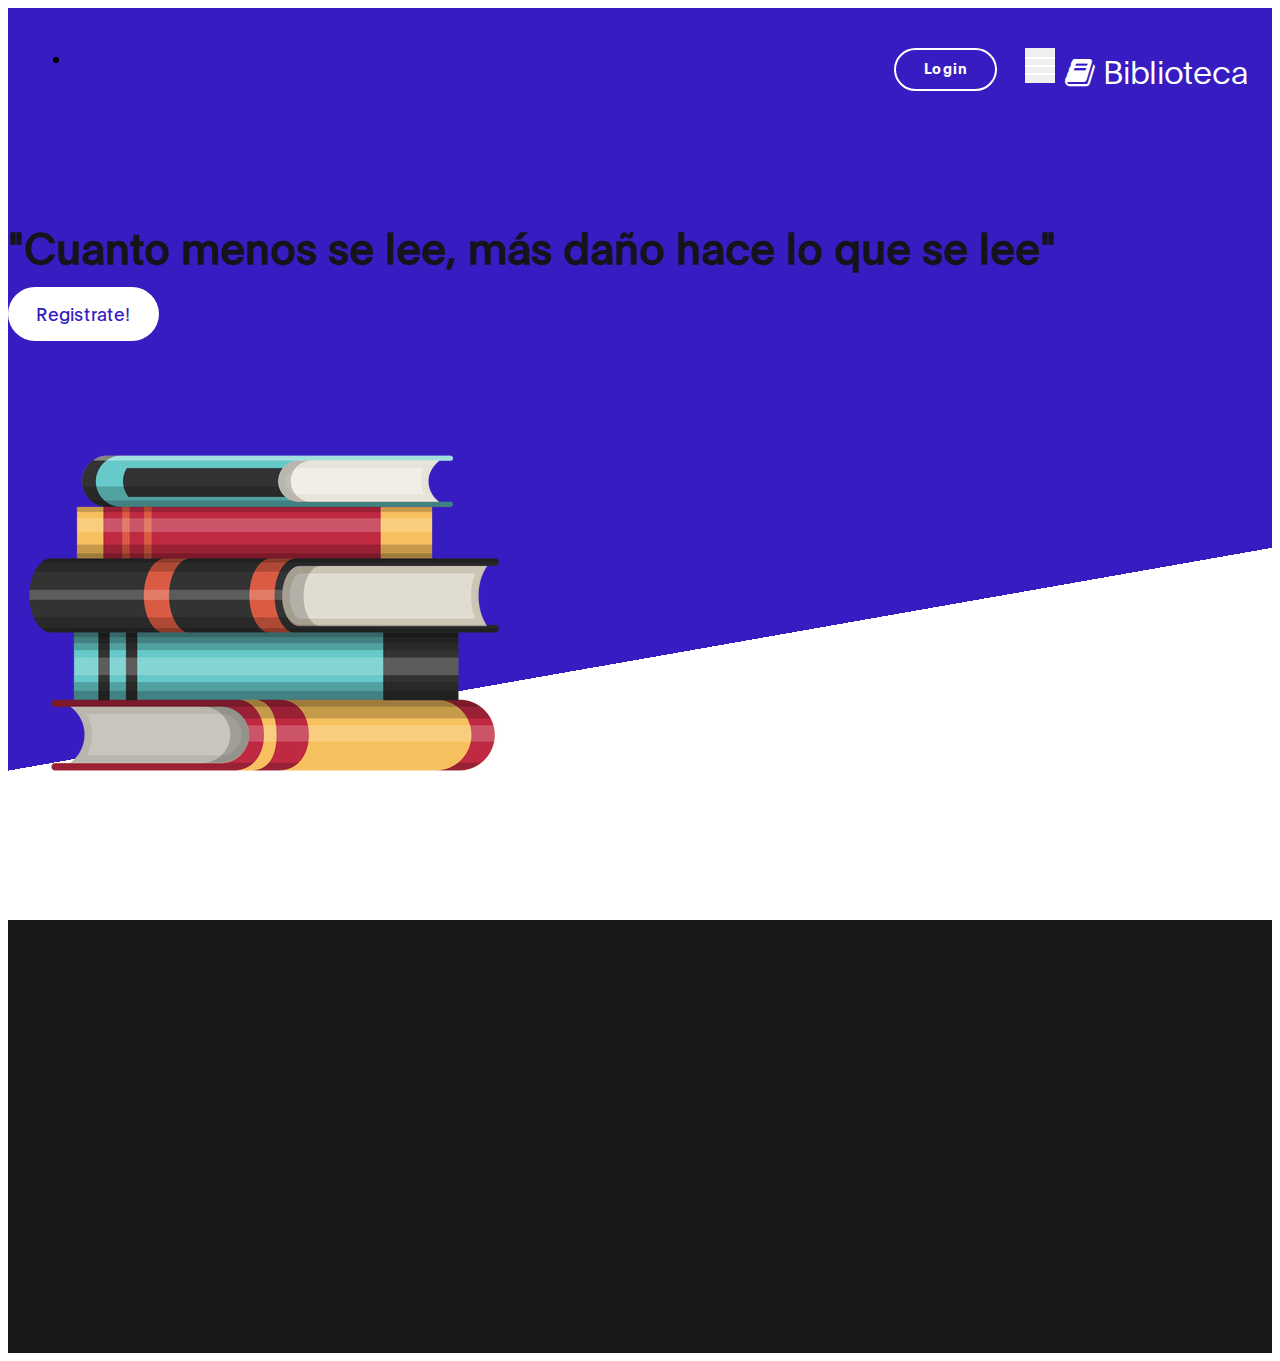
<file: FrontEnd/Index/index.html>
<!DOCTYPE html>
<html lang="en">
<head>
    <title>Biblioteca</title>

    <meta charset="UTF-8">
     <meta http-equiv="X-UA-Compatible" content="IE=Edge">
     <meta name="description" content="">
     <meta name="keywords" content="">
     <meta name="author" content="">
     <meta name="viewport" content="width=device-width, initial-scale=1, maximum-scale=1">

     <!-- Agregando Rutas de Estilo de CSS -->
     <link href="https://cdn.jsdelivr.net/npm/bootstrap@5.0.0-beta3/dist/css/bootstrap.min.css" rel="stylesheet" integrity="sha384-eOJMYsd53ii+scO/bJGFsiCZc+5NDVN2yr8+0RDqr0Ql0h+rP48ckxlpbzKgwra6" crossorigin="anonymous">
     <link rel="stylesheet" href="./css/font-awesome.min.css">
     <link rel="stylesheet" href="./css/aos.css">
     <link rel="stylesheet" href="./css/owl.carousel.min.css">
     <link rel="stylesheet" href="./css/owl.theme.default.min.css">
     <link rel="stylesheet" href="./css/templatemo-digital-trend.css">

</head>
<body>
 
         <!-- Barra de Navegacion-->
         <nav class="navbar navbar-expand-lg">
            <div class="container">
                <a class="navbar-brand" href="index.html">
                    <i class="fa fa-book"></i>
                  Biblioteca 
                </a>
    
                <button class="navbar-toggler" type="button" data-toggle="collapse" data-target="#navbarNav" aria-controls="navbarNav" aria-expanded="false"
                    aria-label="Toggle navigation">
                    <span class="navbar-toggler-icon"></span>
                </button>
    
                <div class="collapse navbar-collapse" id="navbarNav">
                    <ul class="navbar-nav ml-end">
                      
                        <li class="nav-item">
                            <a href="../Login/login.html" class="nav-link contact">Login</a>
                        </li>
                    </ul>
                </div>
            </div>
        </nav>

        <section class="hero hero-bg d-flex justify-content-center align-items-center">
            <div class="container">
                 <div class="row">

                     <div class="col-lg-6 col-md-10 col-12 d-flex flex-column justify-content-center align-items-center">
                           <div class="hero-text">
                                <h1 class="text-white" data-aos="fade-up">"Cuanto menos se lee, más daño hace lo que se lee"</h1>
                                <a href="../Login/login.html" class="custom-btn btn-bg btn mt-3" data-aos="fade-up" data-aos-delay="100">Registrate!</a>
                           </div>
                     </div>

                     <div class="col-lg-6 col-12">
                       <div class="hero-image" data-aos="fade-up" data-aos-delay="300">

                         <img src="./images/inicio.png" class="img-fluid" alt="working girl">
                       </div>
                     </div>

                 </div>
            </div>
  </section>
  <footer class="site-footer">
    <div class="container">
      <div class="row">

        <div class="col-lg-5 mx-lg-auto col-md-8 col-10">
          <h1 class="text-white" data-aos="fade-up" data-aos-delay="100">Taller Python-JS </h1>
        </div>
        <div class="col-lg-4 mx-lg-auto text-center col-md-8 col-12" data-aos="fade-up" data-aos-delay="400">
          <p class="copyright-text">Herbert Reyes</p>
        </div>

      </div>
    </div>
  </footer>

  <script src="js/jquery.min.js"></script>
     <script src="js/bootstrap.min.js"></script>
     <script src="js/aos.js"></script>
     <script src="js/owl.carousel.min.js"></script>
     <script src="js/smoothscroll.js"></script>
     <script src="js/custom.js"></script>
</body>

</html>
</file>
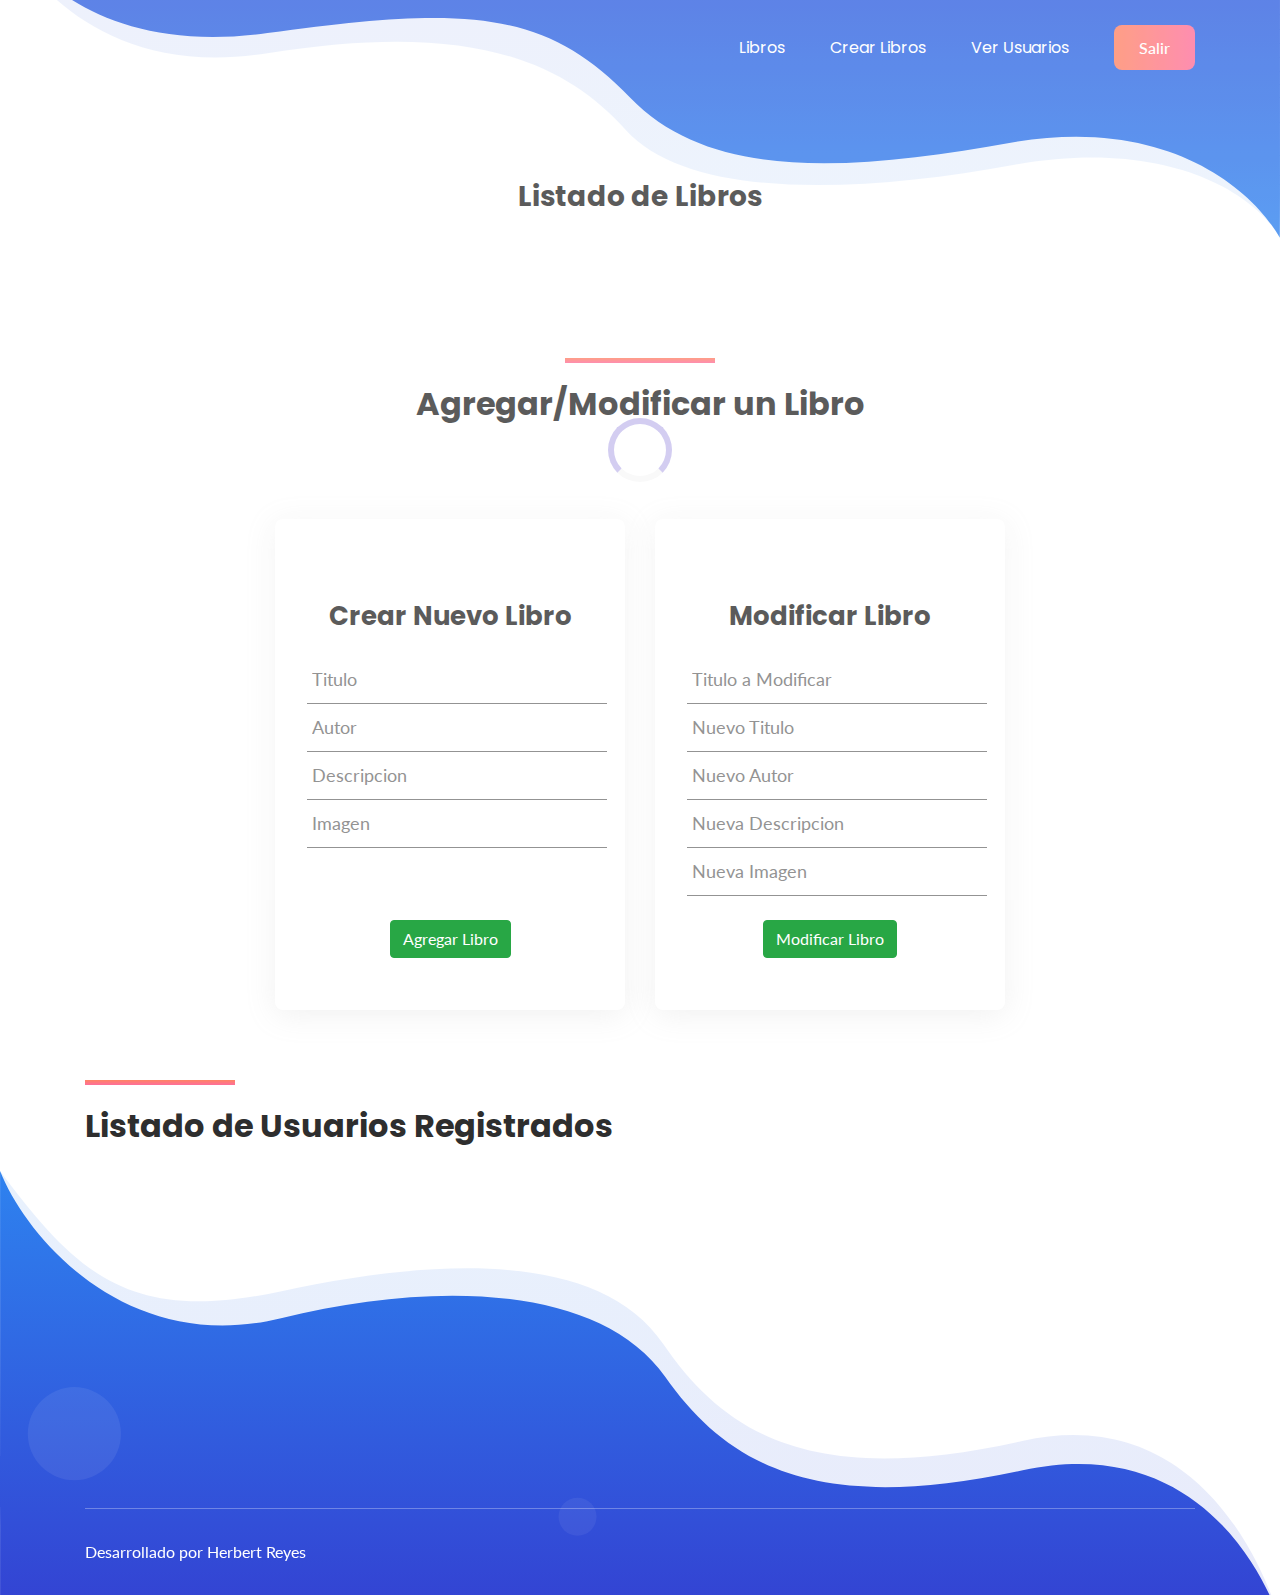
<file: FrontEnd/Pagina/Inicio.html>
<!doctype html>
<html class="no-js" lang="en">

<head>
    <meta charset="utf-8">
    
    <!--====== Title ======-->
    <title>Biblioteca IPC1</title>
    
    <meta name="description" content="">
    <meta name="viewport" content="width=device-width, initial-scale=1">

  
    <!--====== Animate CSS ======-->
    <link rel="stylesheet" href="assets/css/animate.css">
        
    <!--====== Magnific Popup CSS ======-->
    <link rel="stylesheet" href="assets/css/magnific-popup.css">
        
    <!--====== Slick CSS ======-->
    <link rel="stylesheet" href="assets/css/slick.css">
        
    <!--====== Line Icons CSS ======-->
    <link rel="stylesheet" href="assets/css/LineIcons.css">
        
    <!--====== Font Awesome CSS ======-->
    <link rel="stylesheet" href="assets/css/font-awesome.min.css">
        
    <!--====== Bootstrap CSS ======-->
    <link rel="stylesheet" href="assets/css/bootstrap.min.css">
    
    <!--====== Default CSS ======-->
    <link rel="stylesheet" href="assets/css/default.css">
    
    <!--====== Style CSS ======-->
    <link rel="stylesheet" href="assets/css/style.css">
    
</head>

<body>
    <!--[if IE]>
    <p class="browserupgrade">You are using an <strong>outdated</strong> browser. Please <a href="https://browsehappy.com/">upgrade your browser</a> to improve your experience and security.</p>
  <![endif]-->    
   
   
    <!--====== PRELOADER PART START ======-->

    <div class="preloader">
        <div class="loader">
            <div class="ytp-spinner">
                <div class="ytp-spinner-container">
                    <div class="ytp-spinner-rotator">
                        <div class="ytp-spinner-left">
                            <div class="ytp-spinner-circle"></div>
                        </div>
                        <div class="ytp-spinner-right">
                            <div class="ytp-spinner-circle"></div>
                        </div>
                    </div>
                </div>
            </div>
        </div>
    </div>

    <!--====== PRELOADER PART ENDS ======-->
    
    <!--====== HEADER PART START ======-->
    
    <header class="header-area">
        <div class="navbar-area">
            <div class="container">
                <div class="row">
                    <div class="col-lg-12">
                        <nav class="navbar navbar-expand-lg">
                   
                            <button class="navbar-toggler" type="button" data-toggle="collapse" data-target="#navbarSupportedContent" aria-controls="navbarSupportedContent" aria-expanded="false" aria-label="Toggle navigation">
                                <span class="toggler-icon"></span>
                                <span class="toggler-icon"></span>
                                <span class="toggler-icon"></span>
                            </button>

                            <div class="collapse navbar-collapse sub-menu-bar" id="navbarSupportedContent">
                                <ul id="nav" class="navbar-nav ml-auto">
                                    <li class="nav-item active">
                                        <a class="page-scroll" href="#home">Libros</a>
                                    </li>
                                    <li class="nav-item">
                                        <a class="page-scroll" href="#features">Crear Libros</a>
                                    </li>
                                    <li class="nav-item">
                                        <a class="page-scroll" href="#about">Ver Usuarios</a>
                                    </li>
                                </ul>
                            </div> <!-- navbar collapse -->
                            
                            <div class="navbar-btn d-none d-sm-inline-block">
                                <a class="main-btn" data-scroll-nav="0" href="../Index/index.html">Salir</a>
                            </div>
                        </nav> <!-- navbar -->
                    </div>
                </div> <!-- row -->
            </div> <!-- container -->
        </div> <!-- navbar area -->
        
        <div id="home" class="header-hero bg_cover" style="background-image: url(assets/images/banner-bg.svg)">
            <div class="container">
                <div class="row justify-content-center">

                        <div class="header-hero-content text-center" >
                            <h3 class="title" data-wow-duration="1.3s" data-wow-delay="0.2s">Listado de Libros</h3>
                            <br>
                            <div id="cardsc" class="row">
                                <script>
                                    let text="";
                                    fetch('http://localhost:5000/obtenerlibros')
                                    .then(response => response.json())
                                    .then(data =>{
                                        var i;
                                        for(i=0;i<data.length;i++){
                                            text+= `<br>
                                                    <div class="col-sm-3" style="margin-top: 25px;">
                                                    <div class="card bg-light" style="width: 18rem;">
                                                    <img class="card-img-top" src="${data[i].imagen}" alt="Card image cap">
                                                    <div class="card-body">
                                                        <h4 class="card-title">${data[i].titulo}</h4>
                                                        <h5 class="card-title">${data[i].autor}</h5>
                                                        <p class="card-text">${data[i].descripcion}</p>
                                                        <button href="#" class="btn btn btn-danger" onclick="eliminar('${data[i].titulo}')">Eliminar</button>
                                                    </div>
                                                    </div>
                                                    </div>
                                                    <br>`
                                            console.log(data[i].nombre,'prueba')
                                        }
                                        document.getElementById("cardsc").innerHTML = text;
                                    });
        
                                  
                                </script>
                             </div>
                          </div> <!-- header hero content -->
                 
                </div> <!-- row -->
                <div class="row">
               
                </div> <!-- row -->
            </div> <!-- container -->
          
        </div> <!-- header hero -->
    </header>
    
    <!--====== HEADER PART ENDS ======-->
    
    <!--====== SERVICES PART START ======-->
    
    <section id="features" class="services-area pt-120">
        <div class="container">
            <div class="row justify-content-center">
                <div class="col-lg-10">
                    <div class="section-title text-center pb-40">
                        <div class="line m-auto"></div>
                        <h3 class="title">Agregar/Modificar un Libro</h3>
                        <br>
                    </div> <!-- section title -->
                </div>
            </div> <!-- row -->
            <div class="row justify-content-center">

                <div class="col-lg-4 col-md-7 col-sm-8">
                    <div class="single-services text-center mt-30 wow fadeIn" data-wow-duration="1s" data-wow-delay="0.5s">
                 
                        <div class="services-content mt-30">
                            <h4 class="services-title"><a href="#">Crear Nuevo Libro</a></h4>
                            <br>
                            <input type="text" id="titulo" placeholder="Titulo">
                            <input type="text" id="autor" placeholder="Autor">
                            <input type="text" id="descripcion" placeholder="Descripcion">
                            <input type="text" id="imagen" placeholder="Imagen">
                            <br>
                            <br>
                            <br>
                            <button class="btn btn btn-success" onclick="agregarlibro()">Agregar Libro</button>
                            <br>                       
                        </div>
                    </div> <!-- single services -->
                </div>
                <div class="col-lg-4 col-md-7 col-sm-8">
                    <div class="single-services text-center mt-30 wow fadeIn" data-wow-duration="1s" data-wow-delay="0.5s">
                 
                        <div class="services-content mt-30">
                            <h4 class="services-title"><a href="#">Modificar Libro</a></h4>
                            <br>
                            <input type="text" id="vtitulo" placeholder="Titulo a Modificar">
                            <input type="text" id="ntitulo" placeholder="Nuevo Titulo">
                            <input type="text" id="nautor" placeholder="Nuevo Autor">
                            <input type="text" id="ndescripcion" placeholder="Nueva Descripcion">
                            <input type="text" id="nimagen" placeholder="Nueva Imagen">
                            <br>
                            <button class="btn btn btn-success" onclick="modificarlibro()">Modificar Libro</button>
                                                   
                        </div>
                    </div> <!-- single services -->
                </div>

            </div> <!-- row -->
           
        </div> <!-- container -->
    </section>
    
    <!--====== SERVICES PART ENDS ======-->
    
    <!--====== ABOUT PART START ======-->
    
    <section id="about" class="about-area pt-70">
        <div class="container">
            <div class="row">
                <div class="col-lg-6">
                    <div class="section-title">
                            <div class="line"></div>
                            <h3 class="title">Listado de Usuarios Registrados</span></h3>
                        </div> <!-- section title -->
                </div>

            </div> <!-- row -->
            <br>
            <div id="tablausers" class="row">
                <script>
                    let text2=`<table class="table">
                                <thead>
                                <tr>
                                <th scope="col">#</th>
                                <th scope="col">Nombre</th>
                                <th scope="col">Apellido</th>
                                <th scope="col">Contraseña</th>
                                <th scope="col">Usuario</th>
                                </tr>
                            </thead>
                            <tbody>`;
                    fetch('http://localhost:5000/usuarios')
                    .then(response => response.json())
                    .then(data =>{
                        var i;

                        
                        for(i=0;i<data.length;i++){
                            text2+= `
                                    <tr>
                                    <th scope="row">${i+1}</th>
                                    <td>${data[i].nombre}</td>
                                    <td>${data[i].apellido}</td>
                                    <td>${data[i].password}</td>
                                    <td>${data[i].user}</td>
                                    </tr>
                                    `
                            console.log(data[i].nombre,'prueba')
                        }
                        text2+=`</tbody>
                                </table>`
                        document.getElementById("tablausers").innerHTML = text2;
                    });

                  
                </script>
             </div>
        
        </div> <!-- container -->
    </section>
    
    <!--====== ABOUT PART ENDS ======-->
    
   
    
    <!--====== FOOTER PART START ======-->
    
    <footer id="footer" class="footer-area pt-120">
        <div class="container">
            <div class="subscribe-area wow fadeIn" data-wow-duration="1s" data-wow-delay="0.5s">
                <div class="row">
                    <div class="col-lg-6">
                        <div class="subscribe-content mt-45">
                            <h2 class="subscribe-title">Taller Python/JS IPC2 D</h2>
                        </div>
                    </div>
                 </div> <!-- row -->
            </div> <!-- subscribe area -->
            <div class="footer-copyright">
                <div class="row">
                    <div class="col-lg-12">
                        <div class="copyright d-sm-flex justify-content-between">
                            <div class="copyright-content">
                                <p class="text">Desarrollado por <a href="https://github.com/herbertreyes13j" rel="nofollow">Herbert Reyes</a></p>
                            </div> <!-- copyright content -->
                        </div> <!-- copyright -->
                    </div>
                </div> <!-- row -->
            </div> <!-- footer copyright -->
        </div> <!-- container -->
        <div id="particles-2"></div>
    </footer>
    
    <!--====== FOOTER PART ENDS ======-->
    
    <!--====== BACK TOP TOP PART START ======-->

    <a href="#" class="back-to-top"><i class="lni-chevron-up"></i></a>

    <!--====== BACK TOP TOP PART ENDS ======-->   
    
    <!--====== PART START ======-->
    
<!--
    <section class="">
        <div class="container">
            <div class="row">
                <div class="col-lg-"></div>
            </div>
        </div>
    </section>
-->
    
    <!--====== PART ENDS ======-->



    <script src="assets/js/acciones.js"></script>
    <!--====== Jquery js ======-->
    <script src="assets/js/vendor/jquery-1.12.4.min.js"></script>
    <script src="assets/js/vendor/modernizr-3.7.1.min.js"></script>
    
    <!--====== Bootstrap js ======-->
    <script src="assets/js/popper.min.js"></script>
    <script src="assets/js/bootstrap.min.js"></script>
    
    <!--====== Plugins js ======-->
    <script src="assets/js/plugins.js"></script>
    
    <!--====== Slick js ======-->
    <script src="assets/js/slick.min.js"></script>
    

    <!--====== Counter Up js ======-->
    <script src="assets/js/waypoints.min.js"></script>
    <script src="assets/js/jquery.counterup.min.js"></script>
    
    <!--====== Magnific Popup js ======-->
    <script src="assets/js/jquery.magnific-popup.min.js"></script>
    
    <!--====== Scrolling Nav js ======-->
    <script src="assets/js/jquery.easing.min.js"></script>
    <script src="assets/js/scrolling-nav.js"></script>
    
    <!--====== wow js ======-->
    <script src="assets/js/wow.min.js"></script>
    
    <!--====== Particles js ======-->
    <script src="assets/js/particles.min.js"></script>
    
    <!--====== Main js ======-->
    <script src="assets/js/main.js"></script>
    
</body>

</html>
</file>
<file: FrontEnd/Index/css/templatemo-digital-trend.css>
/*

DIGITAL TREND

https://templatemo.com/tm-538-digital-trend

*/
  
  @font-face {
      font-family: 'Plain-Regular';
      src: url('../fonts/Plain-Regular.woff2') format('woff2'),
          url('../fonts/Plain-Regular.woff') format('woff');
      font-weight: normal;
      font-style: normal;
  }

  @font-face {
      font-family: 'Plain-Light';
      src: url('../fonts/Plain-Light.woff2') format('woff2'),
          url('../fonts/Plain-Light.woff') format('woff');
      font-weight: bold;
      font-style: normal;
  }

  @font-face {
      font-family: 'Plain-Bold';
      src: url('../fonts/Plain-Bold.woff2') format('woff2'),
          url('../fonts/Plain-Bold.woff') format('woff');
      font-weight: bold;
      font-style: normal;
  }

  :root {
    --primary-color:        #361cc1;
    --secondary-color:      #ffffff;
    --white-color:          #ffffff;
    --dark-color:           #171819;
    --project-bg:           #f0f8ff;
    --menu-bg:              #361cc1;

    --title-color:          #15141a;
    --gray-color:           #909090;
    --link-color:           #404040;
    --p-color:              #666262;

    --base-font-family:     'Plain-Light', sans-serif;
    --title-font-family:    'Plain-Regular', sans-serif;
    --font-bold-family:     'Plain-Bold', sans-serif;
    --font-weight-bold:     bold;

    --h1-font-size:         42px;
    --h2-font-size:         32px;
    --h3-font-size:         24px;
    --p-font-size:          18px;
    --base-font-size:       16px;
    --menu-font-size:       14px;

    --border-radius-large:  100px;
    --border-radius-small:  5px;
  }

  body {
    background: var(--white-color);
    font-family: var(--base-font-family);
  }


  /*---------------------------------------
     TYPOGRAPHY              
  -----------------------------------------*/

  h1,h2,h3,h4,h5,h6 {
    font-family: var(--title-font-family);
    line-height: inherit;
  }

  h1 {
    color: var(--title-color);
    font-size: var(--h1-font-size);
  }

  h2 {
    font-size: var(--h2-font-size);
    font-weight: 100;
  }

  h3 {
    font-size: var(--h3-font-size);
    font-weight: 100;
    margin-bottom: 0;
  }

  h4 {
    color: var(--gray-color);
    font-family: var(--base-font-family);
    font-size: var(--p-font-size);
    letter-spacing: 1px;
    text-transform: uppercase;
  }

  p {
    color: var(--p-color);
    font-size: var(--p-font-size);
    line-height: 1.5em;
  }

  b, 
  strong {
    letter-spacing: 0;
    color: var(--secondary-color);
  }


  /*  BLOCKQUOTES */
  .quote {
    position: relative;
    margin: 0;
  }

  .quote::after {
    content: "“";
    position: absolute;
    bottom: -80px;
    left: 20px;
    font-family: times;
    color: var(--gray-color);
    font-weight: var(--font-weight-bold);
    font-size: 14em;
    line-height: 0;
    opacity: 0.10;
  }

  blockquote {
    border-left: 5px solid rgba(0,0,0,0.05);
    display: block;
    margin: 42px 0;
    padding: 14px 22px;
    color: rgba(0,0,0,0.5);
  }


  /* BUTTON */
  .custom-btn {
    background: transparent;
    border: 2px solid var(--dark-color);
    border-radius: var(--border-radius-large);
    padding: 12px 26px 14px 26px;
    color: var(--dark-color);
    font-family: var(--title-font-family);
    font-size: var(--p-font-size);
    white-space: nowrap;
  }

  .custom-btn.btn-bg {
    background: var(--white-color);
    color: var(--primary-color);
    border-color: transparent;
	transition: all .3s ease;
  }
  
  .custom-btn:hover,
  .custom-btn:focus {
    background: var(--dark-color);
    color: var(--white-color);
    border-color: transparent;
  }


  /*---------------------------------------
     GENERAL               
  -----------------------------------------*/

  * {
    -webkit-box-sizing: border-box;
    -moz-box-sizing: border-box;
    box-sizing: border-box;
  }

  *::before,
  *::after {
    -webkit-box-sizing: border-box;
    -moz-box-sizing: border-box;
    box-sizing: border-box;
  }

  a {
    color: var(--link-color);
    font-weight: normal;
    text-decoration: none;
  }

  a:hover, 
  a:active, 
  a:focus {
    color: var(--secondary-color);
    outline: none;
    text-decoration: none;
  }

  ::selection {
    background: var(--secondary-color);
    color: var(--white-color);
  }

  .section-padding {
    padding: 8em 0;
  }
  .section-padding-half {
    padding: 4em 0;
  }

  .google-map iframe {
    display: block;
    width: 100%;
  }



  /*---------------------------------------
    MENU             
  -----------------------------------------*/

  .navbar {
    background: var(--menu-bg);
    z-index: 6;
    top: 0;
    right: 0;
    left: 0;
    padding: 1.5em;
   

  }

  .navbar-brand {
    color: var(--white-color);
    font-size: var(--h2-font-size);
    float: right;

  }

  .nav-link {
    color: var(--white-color);
    font-size: var(--menu-font-size);
    letter-spacing: 0.4px;
    margin: 0 2em;
    padding: 0.6em;
    float: right;
  }

  .nav-link.active,
  .nav-link:hover {
    color: var(--secondary-color);
  }

  .navbar-expand-lg .navbar-nav .nav-link {
    padding-right: 0;
    padding-left: 0;
    float: right;

  }

  .navbar-expand-lg .navbar-nav .nav-link.contact {
    border: 2px solid var(--secondary-color);
    border-radius: var(--border-radius-large);
    color: var(--secondary-color);
    font-family: var(--font-bold-family);
    padding: 0.6em 2em 0.8em 2em;
  }

  .navbar-expand-lg .navbar-nav .nav-link.contact:hover,
  .navbar-expand-lg .navbar-nav .nav-link.contact.active {
    background: var(--secondary-color);
    color: var(--white-color);
  }

  .navbar-nav .navbar-toggler-icon {
    background: none;
    float: right;
 

  }

  .navbar-toggler {
    border: 0;
    padding: 0;
    cursor: pointer;
    margin: 0 10px 0 0;
    width: 30px;
    height: 35px;
    outline: none;
    float: right;
  }

  .navbar-toggler:focus {
    outline: none;
  }

  .navbar-toggler[aria-expanded="true"] .navbar-toggler-icon {
    background: transparent;
  }

  .navbar-toggler[aria-expanded="true"] .navbar-toggler-icon::before,
  .navbar-toggler[aria-expanded="true"] .navbar-toggler-icon::after {
    transition: top 300ms 50ms ease, -webkit-transform 300ms 350ms ease;
    transition: top 300ms 50ms ease, transform 300ms 350ms ease;
    transition: top 300ms 50ms ease, transform 300ms 350ms ease, -webkit-transform 300ms 350ms ease;
    top: 0;
  }

  .navbar-toggler[aria-expanded="true"] .navbar-toggler-icon::before {
    transform: rotate(45deg);
  }

  .navbar-toggler[aria-expanded="true"] .navbar-toggler-icon::after {
    transform: rotate(-45deg);
  }

  .navbar-toggler .navbar-toggler-icon {
    background: var(--white-color);
    transition: background 10ms 300ms ease;
    display: block;
    width: 30px;
    height: 2px;
    position: relative;
  }

  .navbar-toggler .navbar-toggler-icon::before,
  .navbar-toggler .navbar-toggler-icon::after {
    transition: top 300ms 350ms ease, -webkit-transform 300ms 50ms ease;
    transition: top 300ms 350ms ease, transform 300ms 50ms ease;
    transition: top 300ms 350ms ease, transform 300ms 50ms ease, -webkit-transform 300ms 50ms ease;
    position: absolute;
    right: 0;
    left: 0;
    background: var(--white-color);
    width: 30px;
    height: 2px;
    content: '';
  }

  .navbar-toggler .navbar-toggler-icon::before {
    top: -8px;
  }

  .navbar-toggler .navbar-toggler-icon::after {
    top: 8px;
  }



  /*---------------------------------------
     HERO              
  -----------------------------------------*/

  .hero {
    position: relative;
    padding: 5em 0;
    overflow: hidden;
  }

  .hero-bg {
    background: linear-gradient(170deg, var(--primary-color) 64%, var(--white-color) 30%);
  }

  .hero-image {
    position: relative;
    top: 2em;
  }



  /*---------------------------------------
     PROJECT              
  -----------------------------------------*/

  .project {
    background: var(--project-bg);
  }

  .project-wrapper {
    position: relative;
  }

  .project-wrapper img {
    border-radius: var(--border-radius-small);
  }

  .project-info {
    background: var(--white-color);
    border-radius: var(--border-radius-small);
    position: absolute;
    bottom: 32px;
    right: 32px;
    left: 32px;
    width: 90%;
    padding: 32px;
  }

  .project-info small {
    font-family: Plain-Bold;
    color: var(--gray-color);
    position: relative;
    top: 2px;
  }

  .project-info a {
    color: var(--primary-color);
  }

  .project-info .project-icon {
    background: var(--primary-color);
  }

  .project-icon {
    position: absolute;
    right: 30px;
    top: 40px;
    background: var(--dark-color);
    border-radius: var(--border-radius-large);
    color: var(--white-color);
    font-size: var(--h2-font-size);
    width: 40px;
    height: 40px;
    line-height: 40px;
    text-align: center;
    padding-left: 5px;
  }

  .owl-theme .owl-dots .owl-dot {
    outline: none;
  }

  .owl-theme .owl-dots .owl-dot span {
    background: var(--gray-color);
    width: 50px;
    height: 3px;
    margin:  35px 5px;
  }

  .owl-theme .owl-dots .owl-dot.active span, 
  .owl-theme .owl-dots .owl-dot:hover span {
    background: var(--secondary-color);
  }

  .list-detail {
    margin-left: 1em;
    padding-left: 1em;
    position: relative;
  }

  .list-detail li {
    display: block;
    list-style: none;
    margin: 0.6em 0 0 0.8em;
  }

  .list-detail li::before {
    content: "";
    width: 0;
    height: 0;
    border-width: 0 16px 16px 0;
    border-color: transparent var(--secondary-color) transparent transparent;
    border-style: solid;
    position: absolute;
    left: 0;
  }

  .list-detail span {
    position: relative;
    bottom: 5px;
  }

  .client-info img {
    width: 100px;
    margin-right: 1em;
  }



  /*---------------------------------------
      ABOUT            
  -----------------------------------------*/

  .about {
    position: relative;
    overflow: hidden;
  }

  .about-image img {
    display: block;
    margin: 0 auto;
  }



  /*---------------------------------------
      BLOG            
  -----------------------------------------*/

  .blog-header {
    border-radius: var(--border-radius-small);
    position: relative;
    overflow: hidden;
  }

  .blog-header img {
    border-radius: var(--border-radius-small);
    display: block;
  }

  .blog-header-info {
    background: linear-gradient(transparent,rgba(0,0,0,0.95));
    position: absolute;
    right: 0;
    left: 0;
    bottom: 0;
    padding: 2em;
  }

  .blog-header-info h3 {
    max-width: 80%;
  }

  .blog-header-info a {
    color: var(--white-color);
  }

  .blog-header-info a:hover {
    color: var(--secondary-color);
  }

  .blog-sidebar img {
    border-radius: var(--border-radius-small);
    width: 159px;
    margin-right: 22px;
  }

  .blog-sidebar h3 {
    font-size: 18px;
  }



  /*---------------------------------------
     CONTACT              
  -----------------------------------------*/

  .newsletter-form .form-control,
  .contact-form .form-control {
    box-shadow: none;
    background: var(--project-bg);
    border: 0;
    padding: 1.7em 1.3em;
    margin: 14px 0;
  }

  .newsletter-form button,
  .contact-form #submit-button {
    background: var(--primary-color);
    border-radius: var(--border-radius-large);
    color: var(--white-color);
    cursor: pointer;
    font-size: var(--p-font-size);
    line-height: 0px;
    padding: 1.5em 1.3em;
  }

  .newsletter-form button {
    background: var(--secondary-color);
  }



  /*---------------------------------------
     FOOTER              
  -----------------------------------------*/

  .site-footer {
    background: var(--dark-color);
    padding: 7em 0 6em 0;
  }

  .site-footer a {
    color: var(--p-color);
  }

  .site-footer a:hover,
  .footer-icon {
    color: var(--secondary-color);
  }

  .footer-link li {
    display: inline-block;
    list-style: none;
    margin: 0 10px;
  }

  .copyright-text,
  .footer-link,
  .site-footer .social-icon {
    margin-top: 6em;
  }

  .copyright-text {
    margin-top: 5.3em;
  }



  /*---------------------------------------
     SOCIAL ICON              
  -----------------------------------------*/

  .social-icon {
    position: relative;
    padding: 0;
    margin: 4em 0 0 0;
  }

  .social-icon li {
    display: inline-block;
    list-style: none;
  }

  .social-icon li a {
    text-decoration: none;
    display: inline-block;
    font-size: var(--base-font-size);
    margin: 10px;
    text-align: center;
  }



  /*---------------------------------------
     RESPONSIVE STYLES              
  -----------------------------------------*/

  @media screen and (min-width: 1200px) {

    .about-info h2 {
      max-width: 70%;
    }
  }

  @media screen and (min-width: 991px) {

    .project h2 {
      max-width: 32%;
      margin: 0 auto;
    }
  }

  @media screen and (max-width: 991px) {

    .hero {
      padding-top: 14em;
    }

    .hero-text {
      bottom: 2em;
    }

    .navbar {
      padding: 1em;
      
    }

    .navbar-collapse {
      text-align: center;
      padding: 2.5em 0;
      
    }

    .nav-link {
      display: inline-block;
      
    }

    .navbar-expand-lg .navbar-nav .nav-link.contact {
      margin: 1em 0;
    }

    .copyright-text, 
    .footer-link, 
    .site-footer .social-icon {
      margin-top: 3em;
      padding: 0;
      text-align: left;
    }
  }

  @media screen and (max-width: 767px) {

    h1 {
      font-size: 36px;
    }

    h2 {
      font-size: 28px;
    }

    h3 {
      font-size: 22px;
    }

    .project-info {
      right: 0;
      left: 0;
      margin: 0 auto;
    }

    .footer-link, 
    .site-footer .social-icon {
      margin-top: 1em;
    }

    .copyright-text {
      margin: 2.5em 0 1em 0;
    }

    .footer-link li {
      margin-left: 0;
    }
  }
</file>
<file: FrontEnd/Pagina/assets/css/default.css>
/* Deafult Margin & Padding */
/*-- Margin Top --*/
.mt-5 {
	margin-top: 5px;
}
.mt-10 {
	margin-top: 10px;
}
.mt-15 {
	margin-top: 15px;
}
.mt-20 {
	margin-top: 20px;
}
.mt-25 {
	margin-top: 25px;
}
.mt-30 {
	margin-top: 30px;
}
.mt-35 {
	margin-top: 35px;
}
.mt-40 {
	margin-top: 40px;
}
.mt-45 {
	margin-top: 45px;
}
.mt-50 {
	margin-top: 50px;
}
.mt-55 {
	margin-top: 55px;
}
.mt-60 {
	margin-top: 60px;
}
.mt-65 {
	margin-top: 65px;
}
.mt-70 {
	margin-top: 70px;
}
.mt-75 {
	margin-top: 75px;
}
.mt-80 {
	margin-top: 80px;
}
.mt-85 {
	margin-top: 85px;
}
.mt-90 {
	margin-top: 90px;
}
.mt-95 {
	margin-top: 95px;
}
.mt-100 {
	margin-top: 100px;
}
.mt-105 {
	margin-top: 105px;
}
.mt-110 {
	margin-top: 110px;
}
.mt-115 {
	margin-top: 115px;
}
.mt-120 {
	margin-top: 120px;
}
.mt-125 {
	margin-top: 125px;
}
.mt-130 {
	margin-top: 130px;
}
.mt-135 {
	margin-top: 135px;
}
.mt-140 {
	margin-top: 140px;
}
.mt-145 {
	margin-top: 145px;
}
.mt-150 {
	margin-top: 150px;
}
.mt-155 {
	margin-top: 155px;
}
.mt-160 {
	margin-top: 160px;
}
.mt-165 {
	margin-top: 165px;
}
.mt-170 {
	margin-top: 170px;
}
.mt-175 {
	margin-top: 175px;
}
.mt-180 {
	margin-top: 180px;
}
.mt-185 {
	margin-top: 185px;
}
.mt-190 {
	margin-top: 190px;
}
.mt-195 {
	margin-top: 195px;
}
.mt-200 {
	margin-top: 200px;
}
/*-- Margin Bottom --*/

.mb-5 {
	margin-bottom: 5px;
}
.mb-10 {
	margin-bottom: 10px;
}
.mb-15 {
	margin-bottom: 15px;
}
.mb-20 {
	margin-bottom: 20px;
}
.mb-25 {
	margin-bottom: 25px;
}
.mb-30 {
	margin-bottom: 30px;
}
.mb-35 {
	margin-bottom: 35px;
}
.mb-40 {
	margin-bottom: 40px;
}
.mb-45 {
	margin-bottom: 45px;
}
.mb-50 {
	margin-bottom: 50px;
}
.mb-55 {
	margin-bottom: 55px;
}
.mb-60 {
	margin-bottom: 60px;
}
.mb-65 {
	margin-bottom: 65px;
}
.mb-70 {
	margin-bottom: 70px;
}
.mb-75 {
	margin-bottom: 75px;
}
.mb-80 {
	margin-bottom: 80px;
}
.mb-85 {
	margin-bottom: 85px;
}
.mb-90 {
	margin-bottom: 90px;
}
.mb-95 {
	margin-bottom: 95px;
}
.mb-100 {
	margin-bottom: 100px;
}
.mb-105 {
	margin-bottom: 105px;
}
.mb-110 {
	margin-bottom: 110px;
}
.mb-115 {
	margin-bottom: 115px;
}
.mb-120 {
	margin-bottom: 120px;
}
.mb-125 {
	margin-bottom: 125px;
}
.mb-130 {
	margin-bottom: 130px;
}
.mb-135 {
	margin-bottom: 135px;
}
.mb-140 {
	margin-bottom: 140px;
}
.mb-145 {
	margin-bottom: 145px;
}
.mb-150 {
	margin-bottom: 150px;
}
.mb-155 {
	margin-bottom: 155px;
}
.mb-160 {
	margin-bottom: 160px;
}
.mb-165 {
	margin-bottom: 165px;
}
.mb-170 {
	margin-bottom: 170px;
}
.mb-175 {
	margin-bottom: 175px;
}
.mb-180 {
	margin-bottom: 180px;
}
.mb-185 {
	margin-bottom: 185px;
}
.mb-190 {
	margin-bottom: 190px;
}
.mb-195 {
	margin-bottom: 195px;
}
.mb-200 {
	margin-bottom: 200px;
}
/*-- margin left --*/
.ml-5 {
	margin-left: 5px;
}
.ml-10 {
	margin-left: 10px;
}
.ml-15 {
	margin-left: 15px;
}
.ml-20 {
	margin-left: 20px;
}
.ml-25 {
	margin-left: 25px;
}
.ml-30 {
	margin-left: 30px;
}
.ml-35 {
	margin-left: 35px;
}
.ml-40 {
	margin-left: 40px;
}
.ml-45 {
	margin-left: 45px;
}
.ml-50 {
	margin-left: 50px;
}
.ml-55 {
	margin-left: 55px;
}
.ml-60 {
	margin-left: 60px;
}
.ml-65 {
	margin-left: 65px;
}
.ml-70 {
	margin-left: 70px;
}
.ml-75 {
	margin-left: 75px;
}
.ml-80 {
	margin-left: 80px;
}
.ml-85 {
	margin-left: 85px;
}
.ml-90 {
	margin-left: 90px;
}
.ml-95 {
	margin-left: 95px;
}
.ml-100 {
	margin-left: 100px;
}
.ml-105 {
	margin-left: 105px;
}
.ml-110 {
	margin-left: 110px;
}
.ml-115 {
	margin-left: 115px;
}
.ml-120 {
	margin-left: 120px;
}
.ml-125 {
	margin-left: 125px;
}
.ml-130 {
	margin-left: 130px;
}
.ml-135 {
	margin-left: 135px;
}
.ml-140 {
	margin-left: 140px;
}
.ml-145 {
	margin-left: 145px;
}
.ml-150 {
	margin-left: 150px;
}
.ml-155 {
	margin-left: 155px;
}
.ml-160 {
	margin-left: 160px;
}
.ml-165 {
	margin-left: 165px;
}
.ml-170 {
	margin-left: 170px;
}
.ml-175 {
	margin-left: 175px;
}
.ml-180 {
	margin-left: 180px;
}
.ml-185 {
	margin-left: 185px;
}
.ml-190 {
	margin-left: 190px;
}
.ml-195 {
	margin-left: 195px;
}
.ml-200 {
	margin-left: 200px;
}
/*-- margin right --*/
.mr-5 {
	margin-right: 5px;
}
.mr-10 {
	margin-right: 10px;
}
.mr-15 {
	margin-right: 15px;
}
.mr-20 {
	margin-right: 20px;
}
.mr-25 {
	margin-right: 25px;
}
.mr-30 {
	margin-right: 30px;
}
.mr-35 {
	margin-right: 35px;
}
.mr-40 {
	margin-right: 40px;
}
.mr-45 {
	margin-right: 45px;
}
.mr-50 {
	margin-right: 50px;
}
.mr-55 {
	margin-right: 55px;
}
.mr-60 {
	margin-right: 60px;
}
.mr-65 {
	margin-right: 65px;
}
.mr-70 {
	margin-right: 70px;
}
.mr-75 {
	margin-right: 75px;
}
.mr-80 {
	margin-right: 80px;
}
.mr-85 {
	margin-right: 85px;
}
.mr-90 {
	margin-right: 90px;
}
.mr-95 {
	margin-right: 95px;
}
.mr-100 {
	margin-right: 100px;
}
.mr-105 {
	margin-right: 105px;
}
.mr-110 {
	margin-right: 110px;
}
.mr-115 {
	margin-right: 115px;
}
.mr-120 {
	margin-right: 120px;
}
.mr-125 {
	margin-right: 125px;
}
.mr-130 {
	margin-right: 130px;
}
.mr-135 {
	margin-right: 135px;
}
.mr-140 {
	margin-right: 140px;
}
.mr-145 {
	margin-right: 145px;
}
.mr-150 {
	margin-right: 150px;
}
.mr-155 {
	margin-right: 155px;
}
.mr-160 {
	margin-right: 160px;
}
.mr-165 {
	margin-right: 165px;
}
.mr-170 {
	margin-right: 170px;
}
.mr-175 {
	margin-right: 175px;
}
.mr-180 {
	margin-right: 180px;
}
.mr-185 {
	margin-right: 185px;
}
.mr-190 {
	margin-right: 190px;
}
.mr-195 {
	margin-right: 195px;
}
.mr-200 {
	margin-right: 200px;
}


/*-- Padding Top --*/

.pt-5 {
	padding-top: 5px;
}
.pt-10 {
	padding-top: 10px;
}
.pt-15 {
	padding-top: 15px;
}
.pt-20 {
	padding-top: 20px;
}
.pt-25 {
	padding-top: 25px;
}
.pt-30 {
	padding-top: 30px;
}
.pt-35 {
	padding-top: 35px;
}
.pt-40 {
	padding-top: 40px;
}
.pt-45 {
	padding-top: 45px;
}
.pt-50 {
	padding-top: 50px;
}
.pt-55 {
	padding-top: 55px;
}
.pt-60 {
	padding-top: 60px;
}
.pt-65 {
	padding-top: 65px;
}
.pt-70 {
	padding-top: 70px;
}
.pt-75 {
	padding-top: 75px;
}
.pt-80 {
	padding-top: 80px;
}
.pt-85 {
	padding-top: 85px;
}
.pt-90 {
	padding-top: 90px;
}
.pt-95 {
	padding-top: 95px;
}
.pt-100 {
	padding-top: 100px;
}
.pt-105 {
	padding-top: 105px;
}
.pt-110 {
	padding-top: 110px;
}
.pt-115 {
	padding-top: 115px;
}
.pt-120 {
	padding-top: 120px;
}
.pt-125 {
	padding-top: 125px;
}
.pt-130 {
	padding-top: 130px;
}
.pt-135 {
	padding-top: 135px;
}
.pt-140 {
	padding-top: 140px;
}
.pt-145 {
	padding-top: 145px;
}
.pt-150 {
	padding-top: 150px;
}
.pt-155 {
	padding-top: 155px;
}
.pt-160 {
	padding-top: 160px;
}
.pt-165 {
	padding-top: 165px;
}
.pt-170 {
	padding-top: 170px;
}
.pt-175 {
	padding-top: 175px;
}
.pt-180 {
	padding-top: 180px;
}
.pt-185 {
	padding-top: 185px;
}
.pt-190 {
	padding-top: 190px;
}
.pt-195 {
	padding-top: 195px;
}
.pt-200 {
	padding-top: 200px;
}
/*-- Padding Bottom --*/

.pb-5 {
	padding-bottom: 5px;
}
.pb-10 {
	padding-bottom: 10px;
}
.pb-15 {
	padding-bottom: 15px;
}
.pb-20 {
	padding-bottom: 20px;
}
.pb-25 {
	padding-bottom: 25px;
}
.pb-30 {
	padding-bottom: 30px;
}
.pb-35 {
	padding-bottom: 35px;
}
.pb-40 {
	padding-bottom: 40px;
}
.pb-45 {
	padding-bottom: 45px;
}
.pb-50 {
	padding-bottom: 50px;
}
.pb-55 {
	padding-bottom: 55px;
}
.pb-60 {
	padding-bottom: 60px;
}
.pb-65 {
	padding-bottom: 65px;
}
.pb-70 {
	padding-bottom: 70px;
}
.pb-75 {
	padding-bottom: 75px;
}
.pb-80 {
	padding-bottom: 80px;
}
.pb-85 {
	padding-bottom: 85px;
}
.pb-90 {
	padding-bottom: 90px;
}
.pb-95 {
	padding-bottom: 95px;
}
.pb-100 {
	padding-bottom: 100px;
}
.pb-105 {
	padding-bottom: 105px;
}
.pb-110 {
	padding-bottom: 110px;
}
.pb-115 {
	padding-bottom: 115px;
}
.pb-120 {
	padding-bottom: 120px;
}
.pb-125 {
	padding-bottom: 125px;
}
.pb-130 {
	padding-bottom: 130px;
}
.pb-135 {
	padding-bottom: 135px;
}
.pb-140 {
	padding-bottom: 140px;
}
.pb-145 {
	padding-bottom: 145px;
}
.pb-150 {
	padding-bottom: 150px;
}
.pb-155 {
	padding-bottom: 155px;
}
.pb-160 {
	padding-bottom: 160px;
}
.pb-165 {
	padding-bottom: 165px;
}
.pb-170 {
	padding-bottom: 170px;
}
.pb-175 {
	padding-bottom: 175px;
}
.pb-180 {
	padding-bottom: 180px;
}
.pb-185 {
	padding-bottom: 185px;
}
.pb-190 {
	padding-bottom: 190px;
}
.pb-195 {
	padding-bottom: 195px;
}
.pb-200 {
	padding-bottom: 200px;
}

/*-- Padding left --*/

.pl-0 {
	padding-left: 0px;
}
.pl-5 {
	padding-left: 5px;
}
.pl-10 {
	padding-left: 10px;
}
.pl-15 {
	padding-left: 15px;
}
.pl-20 {
	padding-left: 20px;
}
.pl-25 {
	padding-left: 25px;
}
.pl-30 {
	padding-left: 30px;
}
.pl-35 {
	padding-left: 35px;
}
.pl-40 {
	padding-left: 40px;
}
.pl-45 {
	padding-left: 45px;
}
.pl-50 {
	padding-left: 50px;
}
.pl-55 {
	padding-left: 55px;
}
.pl-60 {
	padding-left: 60px;
}
.pl-65 {
	padding-left: 65px;
}
.pl-70 {
	padding-left: 70px;
}
.pl-75 {
	padding-left: 75px;
}
.pl-80 {
	padding-left: 80px;
}
.pl-85 {
	padding-left: 85px;
}
.pl-90 {
	padding-left: 90px;
}
.pl-100 {
	padding-left: 100px;
}
.pl-105 {
	padding-left: 105px;
}
.pl-110 {
	padding-left: 110px;
}
.pl-115 {
	padding-left: 115px;
}
.pl-120 {
	padding-left: 120px;
}
.pl-125 {
	padding-left: 125px;
}
/*-- Padding right --*/

.pr-0 {
	padding-right: 0px;
}
.pr-5 {
	padding-right: 5px;
}
.pr-10 {
	padding-right: 10px;
}
.pr-15 {
	padding-right: 15px;
}
.pr-20 {
	padding-right: 20px;
}
.pr-25 {
	padding-right: 25px;
}
.pr-30 {
	padding-right: 30px;
}
.pr-35 {
	padding-right: 35px;
}
.pr-40 {
	padding-right: 40px;
}
.pr-45 {
	padding-right: 45px;
}
.pr-50 {
	padding-right: 50px;
}
.pr-55 {
	padding-right: 55px;
}
.pr-60 {
	padding-right: 60px;
}
.pr-65 {
	padding-right: 65px;
}
.pr-70 {
	padding-right: 70px;
}
.pr-75 {
	padding-right: 75px;
}
.pr-80 {
	padding-right: 80px;
}
.pr-85 {
	padding-right: 85px;
}
.pr-90 {
	padding-right: 90px;
}
.pr-95 {
	padding-right: 95px;
}
.pr-100 {
	padding-right: 100px;
}
.pr-105 {
	padding-right: 105px;
}
/* Background Color */

.gray-bg {
	background: #f6f6f6;
}
.white-bg {
	background: #fff;
}
.black-bg {
	background: #222;
}
/* Color */

.white {
	color: #fff;
}
.black {
	color: #222;
}
/* black overlay */

[data-overlay] {
	position: relative;
}
[data-overlay]::before {
	background: #000 none repeat scroll 0 0;
	content: "";
	height: 100%;
	left: 0;
	position: absolute;
	top: 0;
	width: 100%;
	z-index: 1;
}
[data-overlay="3"]::before {
	opacity: 0.3;
}
[data-overlay="4"]::before {
	opacity: 0.4;
}
[data-overlay="5"]::before {
	opacity: 0.5;
}
[data-overlay="6"]::before {
	opacity: 0.6;
}
[data-overlay="7"]::before {
	opacity: 0.7;
}
[data-overlay="8"]::before {
	opacity: 0.8;
}
[data-overlay="9"]::before {
	opacity: 0.9;
}
</file>
<file: FrontEnd/Pagina/assets/css/style.css>
/*-----------------------------------------------------------------------------------

    Template Name: Sass Landing Page,
    Template URI: site.com
    Description: Sass Landing Page,
    Author: Uideck
    Author URI: https://uideck.com/
    Support: https://uideck.com/support/
    Version: 1.0

-----------------------------------------------------------------------------------

    CSS INDEX
    ===================

    01.COMMON 
    02.HEADER
    03.BRAND
    04.SERVICES
    05.ABOUT
    06.VIDEO COUNTER
    07.TEAM
    08.TESTIMONIAL
    09.BLOG
    10.SUBSCRIBE
    11.FOOTER

-----------------------------------------------------------------------------------*/
/*===========================
     01.COMMON css 
===========================*/


@import url("https://fonts.googleapis.com/css?family=Poppins:400,700|Lato:300,400,700&display=swap");
input 				{
  font-size:18px;
  padding:10px 10px 10px 5px;
  display:block;
  width:300px;
  border:none;
  border-bottom:1px solid #757575;
}
input:focus 		{ outline:none; }


body {
  font-family: "Lato", sans-serif;
  font-weight: normal;
  font-style: normal;
  color: #361cc1;
  overflow-x: hidden; }

* {
  margin: 0;
  padding: 0;
  -webkit-box-sizing: border-box;
  -moz-box-sizing: border-box;
  box-sizing: border-box; }

img {
  max-width: 100%; }

a:focus,
input:focus,
textarea:focus,
button:focus {
  text-decoration: none;
  outline: none; }

a:focus,
a:hover {
  text-decoration: none; }

i,
span,
a {
  display: inline-block; }

audio,
canvas,
iframe,
img,
svg,
video {
  vertical-align: middle; }

h1,
h2,
h3,
h4,
h5,
h6 {
  font-family: "Poppins", sans-serif;
  font-weight: 700;
  color: #2E2E2E;
  margin: 0px; }

h1 {
  font-size: 48px; }

h2 {
  font-size: 36px; }

h3 {
  font-size: 28px; }

h4 {
  font-size: 22px; }

h5 {
  font-size: 18px; }

h6 {
  font-size: 16px; }

ul, ol {
  margin: 0px;
  padding: 0px;
  list-style-type: none; }

p {
  font-size: 16px;
  font-weight: 400;
  line-height: 26px;
  color: #6A6972;
  margin: 0px; }

.bg_cover {
  background-position: center center;
  background-size: cover;
  background-repeat: no-repeat;
  width: 100%;
  height: 100%; }

/*===== All Slick Slide Outline Style =====*/
.slick-slide {
  outline: 0; }

/*===== All Button Style =====*/
.main-btn {
  display: inline-block;
  font-weight: 500;
  text-align: center;
  white-space: nowrap;
  vertical-align: middle;
  -webkit-user-select: none;
  -moz-user-select: none;
  -ms-user-select: none;
  user-select: none;
  padding: 0 25px;
  font-size: 16px;
  line-height: 48px;
  border-radius: 8px;
  border: 0;
  color: #fff;
  cursor: pointer;
  z-index: 5;
  -webkit-transition: all 0.4s ease-out 0s;
  -moz-transition: all 0.4s ease-out 0s;
  -ms-transition: all 0.4s ease-out 0s;
  -o-transition: all 0.4s ease-out 0s;
  transition: all 0.4s ease-out 0s;
  background: -webkit-linear-gradient(left, #361cc1 0%, #119bd2 50%, #361cc1 100%);
  background: -o-linear-gradient(left, #361cc1 0%, #119bd2 50%, #361cc1 100%);
  background: linear-gradient(to right, #361cc1 0%, #119bd2 50%, #361cc1 100%);
  background-size: 200%; }
  .main-btn:hover {
    color: #fff;
    background-position: right center; }

/*===== All SECTION TITLE Style =====*/
.section-title .line {
  background: -webkit-linear-gradient(#fe8464 0%, #fe6e9a 100%);
  background: -o-linear-gradient(#fe8464 0%, #fe6e9a 100%);
  background: linear-gradient(#fe8464 0%, #fe6e9a 100%);
  width: 150px;
  height: 5px;
  margin-bottom: 10px !important; }

.section-title .title {
  font-size: 38px;
  font-weight: 700;
  line-height: 42px; }
  @media (max-width: 767px) {
    .section-title .title {
      font-size: 20px; } }
  @media only screen and (min-width: 576px) and (max-width: 767px) {
    .section-title .title {
      font-size: 30px; } }
  .section-title .title span {
    font-weight: 400;
    display: contents; }

/*===== All Section Title Style =====*/
.section-title .sub-title {
  font-size: 18px;
  font-weight: 400;
  color: #361cc1;
  text-transform: uppercase; }
  @media (max-width: 767px) {
    .section-title .sub-title {
      font-size: 16px; } }

.section-title .title {
  font-size: 32px;
  padding-top: 10px; }
  @media only screen and (min-width: 992px) and (max-width: 1199px) {
    .section-title .title {
      font-size: 30px; } }
  @media (max-width: 767px) {
    .section-title .title {
      font-size: 24px; } }
  .section-title .title span {
    font-weight: 400;
    display: contents; }

/*===== All Slick Slide Outline Style =====*/
.slick-slide {
  outline: 0; }

/*===== All Preloader Style =====*/
.preloader {
  /* Body Overlay */
  position: fixed;
  top: 0;
  left: 0;
  display: table;
  height: 100%;
  width: 100%;
  /* Change Background Color */
  background: #fff;
  z-index: 99999; }
  .preloader .loader {
    display: table-cell;
    vertical-align: middle;
    text-align: center; }
    .preloader .loader .ytp-spinner {
      position: absolute;
      left: 50%;
      top: 50%;
      width: 64px;
      margin-left: -32px;
      z-index: 18;
      pointer-events: none; }
      .preloader .loader .ytp-spinner .ytp-spinner-container {
        pointer-events: none;
        position: absolute;
        width: 100%;
        padding-bottom: 100%;
        top: 50%;
        left: 50%;
        margin-top: -50%;
        margin-left: -50%;
        -webkit-animation: ytp-spinner-linspin 1568.23529647ms linear infinite;
        -moz-animation: ytp-spinner-linspin 1568.23529647ms linear infinite;
        -o-animation: ytp-spinner-linspin 1568.23529647ms linear infinite;
        animation: ytp-spinner-linspin 1568.23529647ms linear infinite; }
        .preloader .loader .ytp-spinner .ytp-spinner-container .ytp-spinner-rotator {
          position: absolute;
          width: 100%;
          height: 100%;
          -webkit-animation: ytp-spinner-easespin 5332ms cubic-bezier(0.4, 0, 0.2, 1) infinite both;
          -moz-animation: ytp-spinner-easespin 5332ms cubic-bezier(0.4, 0, 0.2, 1) infinite both;
          -o-animation: ytp-spinner-easespin 5332ms cubic-bezier(0.4, 0, 0.2, 1) infinite both;
          animation: ytp-spinner-easespin 5332ms cubic-bezier(0.4, 0, 0.2, 1) infinite both; }
          .preloader .loader .ytp-spinner .ytp-spinner-container .ytp-spinner-rotator .ytp-spinner-left {
            position: absolute;
            top: 0;
            left: 0;
            bottom: 0;
            overflow: hidden;
            right: 50%; }
          .preloader .loader .ytp-spinner .ytp-spinner-container .ytp-spinner-rotator .ytp-spinner-right {
            position: absolute;
            top: 0;
            right: 0;
            bottom: 0;
            overflow: hidden;
            left: 50%; }
    .preloader .loader .ytp-spinner-circle {
      box-sizing: border-box;
      position: absolute;
      width: 200%;
      height: 100%;
      border-style: solid;
      /* Spinner Color */
      border-color: #361cc1 #361cc1 #E1E1E1;
      border-radius: 50%;
      border-width: 6px; }
    .preloader .loader .ytp-spinner-left .ytp-spinner-circle {
      left: 0;
      right: -100%;
      border-right-color: #E1E1E1;
      -webkit-animation: ytp-spinner-left-spin 1333ms cubic-bezier(0.4, 0, 0.2, 1) infinite both;
      -moz-animation: ytp-spinner-left-spin 1333ms cubic-bezier(0.4, 0, 0.2, 1) infinite both;
      -o-animation: ytp-spinner-left-spin 1333ms cubic-bezier(0.4, 0, 0.2, 1) infinite both;
      animation: ytp-spinner-left-spin 1333ms cubic-bezier(0.4, 0, 0.2, 1) infinite both; }
    .preloader .loader .ytp-spinner-right .ytp-spinner-circle {
      left: -100%;
      right: 0;
      border-left-color: #E1E1E1;
      -webkit-animation: ytp-right-spin 1333ms cubic-bezier(0.4, 0, 0.2, 1) infinite both;
      -moz-animation: ytp-right-spin 1333ms cubic-bezier(0.4, 0, 0.2, 1) infinite both;
      -o-animation: ytp-right-spin 1333ms cubic-bezier(0.4, 0, 0.2, 1) infinite both;
      animation: ytp-right-spin 1333ms cubic-bezier(0.4, 0, 0.2, 1) infinite both; }

/* Preloader Animations */
@-webkit-keyframes ytp-spinner-linspin {
  to {
    -webkit-transform: rotate(360deg);
    -moz-transform: rotate(360deg);
    -ms-transform: rotate(360deg);
    -o-transform: rotate(360deg);
    transform: rotate(360deg); } }

@keyframes ytp-spinner-linspin {
  to {
    -webkit-transform: rotate(360deg);
    -moz-transform: rotate(360deg);
    -ms-transform: rotate(360deg);
    -o-transform: rotate(360deg);
    transform: rotate(360deg); } }

@-webkit-keyframes ytp-spinner-easespin {
  12.5% {
    -webkit-transform: rotate(135deg);
    -moz-transform: rotate(135deg);
    -ms-transform: rotate(135deg);
    -o-transform: rotate(135deg);
    transform: rotate(135deg); }
  25% {
    -webkit-transform: rotate(270deg);
    -moz-transform: rotate(270deg);
    -ms-transform: rotate(270deg);
    -o-transform: rotate(270deg);
    transform: rotate(270deg); }
  37.5% {
    -webkit-transform: rotate(405deg);
    -moz-transform: rotate(405deg);
    -ms-transform: rotate(405deg);
    -o-transform: rotate(405deg);
    transform: rotate(405deg); }
  50% {
    -webkit-transform: rotate(540deg);
    -moz-transform: rotate(540deg);
    -ms-transform: rotate(540deg);
    -o-transform: rotate(540deg);
    transform: rotate(540deg); }
  62.5% {
    -webkit-transform: rotate(675deg);
    -moz-transform: rotate(675deg);
    -ms-transform: rotate(675deg);
    -o-transform: rotate(675deg);
    transform: rotate(675deg); }
  75% {
    -webkit-transform: rotate(810deg);
    -moz-transform: rotate(810deg);
    -ms-transform: rotate(810deg);
    -o-transform: rotate(810deg);
    transform: rotate(810deg); }
  87.5% {
    -webkit-transform: rotate(945deg);
    -moz-transform: rotate(945deg);
    -ms-transform: rotate(945deg);
    -o-transform: rotate(945deg);
    transform: rotate(945deg); }
  to {
    -webkit-transform: rotate(1080deg);
    -moz-transform: rotate(1080deg);
    -ms-transform: rotate(1080deg);
    -o-transform: rotate(1080deg);
    transform: rotate(1080deg); } }

@keyframes ytp-spinner-easespin {
  12.5% {
    -webkit-transform: rotate(135deg);
    -moz-transform: rotate(135deg);
    -ms-transform: rotate(135deg);
    -o-transform: rotate(135deg);
    transform: rotate(135deg); }
  25% {
    -webkit-transform: rotate(270deg);
    -moz-transform: rotate(270deg);
    -ms-transform: rotate(270deg);
    -o-transform: rotate(270deg);
    transform: rotate(270deg); }
  37.5% {
    -webkit-transform: rotate(405deg);
    -moz-transform: rotate(405deg);
    -ms-transform: rotate(405deg);
    -o-transform: rotate(405deg);
    transform: rotate(405deg); }
  50% {
    -webkit-transform: rotate(540deg);
    -moz-transform: rotate(540deg);
    -ms-transform: rotate(540deg);
    -o-transform: rotate(540deg);
    transform: rotate(540deg); }
  62.5% {
    -webkit-transform: rotate(675deg);
    -moz-transform: rotate(675deg);
    -ms-transform: rotate(675deg);
    -o-transform: rotate(675deg);
    transform: rotate(675deg); }
  75% {
    -webkit-transform: rotate(810deg);
    -moz-transform: rotate(810deg);
    -ms-transform: rotate(810deg);
    -o-transform: rotate(810deg);
    transform: rotate(810deg); }
  87.5% {
    -webkit-transform: rotate(945deg);
    -moz-transform: rotate(945deg);
    -ms-transform: rotate(945deg);
    -o-transform: rotate(945deg);
    transform: rotate(945deg); }
  to {
    -webkit-transform: rotate(1080deg);
    -moz-transform: rotate(1080deg);
    -ms-transform: rotate(1080deg);
    -o-transform: rotate(1080deg);
    transform: rotate(1080deg); } }

@-webkit-keyframes ytp-spinner-left-spin {
  0% {
    -webkit-transform: rotate(130deg);
    -moz-transform: rotate(130deg);
    -ms-transform: rotate(130deg);
    -o-transform: rotate(130deg);
    transform: rotate(130deg); }
  50% {
    -webkit-transform: rotate(-5deg);
    -moz-transform: rotate(-5deg);
    -ms-transform: rotate(-5deg);
    -o-transform: rotate(-5deg);
    transform: rotate(-5deg); }
  to {
    -webkit-transform: rotate(130deg);
    -moz-transform: rotate(130deg);
    -ms-transform: rotate(130deg);
    -o-transform: rotate(130deg);
    transform: rotate(130deg); } }

@keyframes ytp-spinner-left-spin {
  0% {
    -webkit-transform: rotate(130deg);
    -moz-transform: rotate(130deg);
    -ms-transform: rotate(130deg);
    -o-transform: rotate(130deg);
    transform: rotate(130deg); }
  50% {
    -webkit-transform: rotate(-5deg);
    -moz-transform: rotate(-5deg);
    -ms-transform: rotate(-5deg);
    -o-transform: rotate(-5deg);
    transform: rotate(-5deg); }
  to {
    -webkit-transform: rotate(130deg);
    -moz-transform: rotate(130deg);
    -ms-transform: rotate(130deg);
    -o-transform: rotate(130deg);
    transform: rotate(130deg); } }

@-webkit-keyframes ytp-right-spin {
  0% {
    -webkit-transform: rotate(-130deg);
    -moz-transform: rotate(-130deg);
    -ms-transform: rotate(-130deg);
    -o-transform: rotate(-130deg);
    transform: rotate(-130deg); }
  50% {
    -webkit-transform: rotate(5deg);
    -moz-transform: rotate(5deg);
    -ms-transform: rotate(5deg);
    -o-transform: rotate(5deg);
    transform: rotate(5deg); }
  to {
    -webkit-transform: rotate(-130deg);
    -moz-transform: rotate(-130deg);
    -ms-transform: rotate(-130deg);
    -o-transform: rotate(-130deg);
    transform: rotate(-130deg); } }

@keyframes ytp-right-spin {
  0% {
    -webkit-transform: rotate(-130deg);
    -moz-transform: rotate(-130deg);
    -ms-transform: rotate(-130deg);
    -o-transform: rotate(-130deg);
    transform: rotate(-130deg); }
  50% {
    -webkit-transform: rotate(5deg);
    -moz-transform: rotate(5deg);
    -ms-transform: rotate(5deg);
    -o-transform: rotate(5deg);
    transform: rotate(5deg); }
  to {
    -webkit-transform: rotate(-130deg);
    -moz-transform: rotate(-130deg);
    -ms-transform: rotate(-130deg);
    -o-transform: rotate(-130deg);
    transform: rotate(-130deg); } }

/*===========================
      02.HEADER css 
===========================*/
/*===== NAVBAR =====*/
.navbar-area {
  position: absolute;
  top: 0;
  left: 0;
  width: 100%;
  z-index: 99;
  -webkit-transition: all 0.3s ease-out 0s;
  -moz-transition: all 0.3s ease-out 0s;
  -ms-transition: all 0.3s ease-out 0s;
  -o-transition: all 0.3s ease-out 0s;
  transition: all 0.3s ease-out 0s; }

.sticky {
  position: fixed;
  z-index: 99;
  background-color: #fff;
  -webkit-box-shadow: 0px 20px 50px 0px rgba(0, 0, 0, 0.05);
  -moz-box-shadow: 0px 20px 50px 0px rgba(0, 0, 0, 0.05);
  box-shadow: 0px 20px 50px 0px rgba(0, 0, 0, 0.05);
  -webkit-transition: all 0.3s ease-out 0s;
  -moz-transition: all 0.3s ease-out 0s;
  -ms-transition: all 0.3s ease-out 0s;
  -o-transition: all 0.3s ease-out 0s;
  transition: all 0.3s ease-out 0s; }
  .sticky .navbar {
    padding: 10px 0; }

.navbar {
  padding: 25px 0;
  border-radius: 5px;
  position: relative;
  -webkit-transition: all 0.3s ease-out 0s;
  -moz-transition: all 0.3s ease-out 0s;
  -ms-transition: all 0.3s ease-out 0s;
  -o-transition: all 0.3s ease-out 0s;
  transition: all 0.3s ease-out 0s; }

.navbar-brand {
  padding: 0; }

.navbar-toggler {
  padding: 0; }
  .navbar-toggler .toggler-icon {
    width: 30px;
    height: 2px;
    background-color: #fff;
    display: block;
    margin: 5px 0;
    position: relative;
    -webkit-transition: all 0.3s ease-out 0s;
    -moz-transition: all 0.3s ease-out 0s;
    -ms-transition: all 0.3s ease-out 0s;
    -o-transition: all 0.3s ease-out 0s;
    transition: all 0.3s ease-out 0s; }
  .navbar-toggler.active .toggler-icon:nth-of-type(1) {
    -webkit-transform: rotate(45deg);
    -moz-transform: rotate(45deg);
    -ms-transform: rotate(45deg);
    -o-transform: rotate(45deg);
    transform: rotate(45deg);
    top: 7px; }
  .navbar-toggler.active .toggler-icon:nth-of-type(2) {
    opacity: 0; }
  .navbar-toggler.active .toggler-icon:nth-of-type(3) {
    -webkit-transform: rotate(135deg);
    -moz-transform: rotate(135deg);
    -ms-transform: rotate(135deg);
    -o-transform: rotate(135deg);
    transform: rotate(135deg);
    top: -7px; }

@media only screen and (min-width: 768px) and (max-width: 991px) {
  .navbar-collapse {
    position: absolute;
    top: 100%;
    left: 0;
    width: 100%;
    background-color: #fff;
    z-index: 9;
    -webkit-box-shadow: 0px 15px 20px 0px rgba(0, 0, 0, 0.1);
    -moz-box-shadow: 0px 15px 20px 0px rgba(0, 0, 0, 0.1);
    box-shadow: 0px 15px 20px 0px rgba(0, 0, 0, 0.1);
    padding: 5px 12px; } }

@media (max-width: 767px) {
  .navbar-collapse {
    position: absolute;
    top: 100%;
    left: 0;
    width: 100%;
    background-color: #fff;
    z-index: 9;
    -webkit-box-shadow: 0px 15px 20px 0px rgba(0, 0, 0, 0.1);
    -moz-box-shadow: 0px 15px 20px 0px rgba(0, 0, 0, 0.1);
    box-shadow: 0px 15px 20px 0px rgba(0, 0, 0, 0.1);
    padding: 5px 12px; } }

.navbar-nav .nav-item {
  margin-right: 45px;
  position: relative; }
  @media only screen and (min-width: 992px) and (max-width: 1199px) {
    .navbar-nav .nav-item {
      margin-right: 30px; } }
  @media only screen and (min-width: 768px) and (max-width: 991px) {
    .navbar-nav .nav-item {
      margin: 0; } }
  @media (max-width: 767px) {
    .navbar-nav .nav-item {
      margin: 0; } }
  .navbar-nav .nav-item a {
    font-size: 16px;
    font-weight: 400;
    color: #fff;
    -webkit-transition: all 0.3s ease-out 0s;
    -moz-transition: all 0.3s ease-out 0s;
    -ms-transition: all 0.3s ease-out 0s;
    -o-transition: all 0.3s ease-out 0s;
    transition: all 0.3s ease-out 0s;
    padding: 10px 0;
    position: relative;
    font-family: "Poppins", sans-serif; }
    @media only screen and (min-width: 768px) and (max-width: 991px) {
      .navbar-nav .nav-item a {
        display: block;
        padding: 4px 0;
        color: #2E2E2E; } }
    @media (max-width: 767px) {
      .navbar-nav .nav-item a {
        display: block;
        padding: 4px 0;
        color: #2E2E2E; } }
  .navbar-nav .nav-item:hover .sub-menu {
    top: 100%;
    opacity: 1;
    visibility: visible; }
    @media only screen and (min-width: 768px) and (max-width: 991px) {
      .navbar-nav .nav-item:hover .sub-menu {
        top: 0; } }
    @media (max-width: 767px) {
      .navbar-nav .nav-item:hover .sub-menu {
        top: 0; } }
  .navbar-nav .nav-item .sub-menu {
    width: 200px;
    background-color: #fff;
    -webkit-box-shadow: 0px 0px 20px 0px rgba(0, 0, 0, 0.1);
    -moz-box-shadow: 0px 0px 20px 0px rgba(0, 0, 0, 0.1);
    box-shadow: 0px 0px 20px 0px rgba(0, 0, 0, 0.1);
    position: absolute;
    top: 110%;
    left: 0;
    opacity: 0;
    visibility: hidden;
    -webkit-transition: all 0.3s ease-out 0s;
    -moz-transition: all 0.3s ease-out 0s;
    -ms-transition: all 0.3s ease-out 0s;
    -o-transition: all 0.3s ease-out 0s;
    transition: all 0.3s ease-out 0s; }
    @media only screen and (min-width: 768px) and (max-width: 991px) {
      .navbar-nav .nav-item .sub-menu {
        position: relative;
        width: 100%;
        top: 0;
        display: none;
        opacity: 1;
        visibility: visible; } }
    @media (max-width: 767px) {
      .navbar-nav .nav-item .sub-menu {
        position: relative;
        width: 100%;
        top: 0;
        display: none;
        opacity: 1;
        visibility: visible; } }
    .navbar-nav .nav-item .sub-menu li {
      display: block; }
      .navbar-nav .nav-item .sub-menu li a {
        display: block;
        padding: 8px 20px;
        color: #2E2E2E; }
        .navbar-nav .nav-item .sub-menu li a.active, .navbar-nav .nav-item .sub-menu li a:hover {
          padding-left: 25px;
          color: #361cc1; }

.navbar-nav .sub-nav-toggler {
  display: none; }
  @media only screen and (min-width: 768px) and (max-width: 991px) {
    .navbar-nav .sub-nav-toggler {
      display: block;
      position: absolute;
      right: 0;
      top: 0;
      background: none;
      color: #2E2E2E;
      font-size: 18px;
      border: 0;
      width: 30px;
      height: 30px; } }
  @media (max-width: 767px) {
    .navbar-nav .sub-nav-toggler {
      display: block;
      position: absolute;
      right: 0;
      top: 0;
      background: none;
      color: #2E2E2E;
      font-size: 18px;
      border: 0;
      width: 30px;
      height: 30px; } }
  .navbar-nav .sub-nav-toggler span {
    width: 8px;
    height: 8px;
    border-left: 1px solid #361cc1;
    border-bottom: 1px solid #361cc1;
    -webkit-transform: rotate(-45deg);
    -moz-transform: rotate(-45deg);
    -ms-transform: rotate(-45deg);
    -o-transform: rotate(-45deg);
    transform: rotate(-45deg);
    position: relative;
    top: -5px; }

@media only screen and (min-width: 768px) and (max-width: 991px) {
  .navbar-btn {
    position: absolute;
    top: 50%;
    right: 50px;
    -webkit-transform: translateY(-50%);
    -moz-transform: translateY(-50%);
    -ms-transform: translateY(-50%);
    -o-transform: translateY(-50%);
    transform: translateY(-50%); } }

@media (max-width: 767px) {
  .navbar-btn {
    position: absolute;
    top: 50%;
    right: 50px;
    -webkit-transform: translateY(-50%);
    -moz-transform: translateY(-50%);
    -ms-transform: translateY(-50%);
    -o-transform: translateY(-50%);
    transform: translateY(-50%); } }

.navbar-btn .main-btn {
  height: 45px;
  line-height: 45px;
  background: -webkit-linear-gradient(left, #fe8464 0%, #fe6e9a 50%, #fe8464 100%);
  background: -o-linear-gradient(left, #fe8464 0%, #fe6e9a 50%, #fe8464 100%);
  background: linear-gradient(to right, #fe8464 0%, #fe6e9a 50%, #fe8464 100%);
  background-size: 200%; }
  .navbar-btn .main-btn:hover {
    color: #fff;
    background-position: right center; }

.sticky .navbar-toggler .toggler-icon {
  background-color: #361cc1; }

.sticky .navbar-nav .nav-item a {
  color: #361cc1; }

.sticky .navbar-nav .nav-item.active > a, .sticky .navbar-nav .nav-item:hover > a {
  color: #361cc1; }

/*===== HEADER HERO =====*/
.header-hero {
  position: relative;
  z-index: 5;
  background-position: bottom center; }

#particles-1 {
  position: absolute;
  top: 0;
  left: 0;
  width: 100%;
  height: 100%;
  z-index: -1; }

.header-hero-content {
  padding-top: 180px; }
  @media (max-width: 767px) {
    .header-hero-content {
      padding-top: 100px; } }
  .header-hero-content .header-sub-title {
    font-size: 38px;
    font-weight: 300;
    color: #fff; }
    @media (max-width: 767px) {
      .header-hero-content .header-sub-title {
        font-size: 24px; } }
    @media only screen and (min-width: 576px) and (max-width: 767px) {
      .header-hero-content .header-sub-title {
        font-size: 30px; } }
  .header-hero-content .header-title {
    font-size: 38px;
    font-weight: 700;
    color: #fff; }
    @media (max-width: 767px) {
      .header-hero-content .header-title {
        font-size: 24px; } }
    @media only screen and (min-width: 576px) and (max-width: 767px) {
      .header-hero-content .header-title {
        font-size: 30px; } }
  .header-hero-content .text {
    color: #fff;
    margin-top: 30px; }
  .header-hero-content .main-btn {
    margin-top: 40px; }

.header-hero-image {
  padding-top: 45px; }
  .header-hero-image img {
    max-width: 650px; }
    @media (max-width: 767px) {
      .header-hero-image img {
        max-width: 100%; } }
  @media (max-width: 767px) {
    .header-hero-image {
      padding-top: 30px; } }

/*===========================
      03.BRAND css 
===========================*/
@media (max-width: 767px) {
  .brand-logo {
    -ms-flex-wrap: wrap;
    flex-wrap: wrap; } }

.single-logo {
  padding: 0 30px; }
  @media only screen and (min-width: 768px) and (max-width: 991px) {
    .single-logo {
      padding: 0 15px; } }
  @media (max-width: 767px) {
    .single-logo {
      padding: 0 15px; } }
  @media (max-width: 767px) {
    .single-logo {
      width: 50%; } }
  @media only screen and (min-width: 576px) and (max-width: 767px) {
    .single-logo {
      width: 33.33%; } }
  .single-logo img {
    width: 100%;
    opacity: 0.5;
    -webkit-transition: all 0.3s ease-out 0s;
    -moz-transition: all 0.3s ease-out 0s;
    -ms-transition: all 0.3s ease-out 0s;
    -o-transition: all 0.3s ease-out 0s;
    transition: all 0.3s ease-out 0s; }
  .single-logo:hover img {
    opacity: 1; }

/*===========================
      04.SERVICES css 
===========================*/
.single-services {
  background-color: #fff;
  -webkit-box-shadow: 0px 5px 30px 0px rgba(167, 167, 167, 0.16);
  -moz-box-shadow: 0px 5px 30px 0px rgba(167, 167, 167, 0.16);
  box-shadow: 0px 5px 30px 0px rgba(167, 167, 167, 0.16);
  -webkit-transition: all 0.3s ease-out 0s;
  -moz-transition: all 0.3s ease-out 0s;
  -ms-transition: all 0.3s ease-out 0s;
  -o-transition: all 0.3s ease-out 0s;
  transition: all 0.3s ease-out 0s;
  padding: 50px 30px;
  border: 2px solid transparent;
  border-radius: 8px; }
  @media (max-width: 767px) {
    .single-services {
      padding: 20px 20px 30px; } }
  .single-services .services-icon {
    display: inline-block;
    position: relative; }
    .single-services .services-icon img {
      -webkit-transition: all 0.4s ease-out 0s;
      -moz-transition: all 0.4s ease-out 0s;
      -ms-transition: all 0.4s ease-out 0s;
      -o-transition: all 0.4s ease-out 0s;
      transition: all 0.4s ease-out 0s; }
    .single-services .services-icon .shape-1 {
      position: absolute;
      top: 50%;
      left: 50%;
      -webkit-transform: translate(-50%, -50%);
      -moz-transform: translate(-50%, -50%);
      -ms-transform: translate(-50%, -50%);
      -o-transform: translate(-50%, -50%);
      transform: translate(-50%, -50%); }
    .single-services .services-icon i {
      position: absolute;
      top: 50%;
      left: 50%;
      -webkit-transform: translate(-50%, -50%);
      -moz-transform: translate(-50%, -50%);
      -ms-transform: translate(-50%, -50%);
      -o-transform: translate(-50%, -50%);
      transform: translate(-50%, -50%);
      font-size: 34px;
      color: #fff; }
  .single-services .services-content .services-title a {
    font-size: 26px;
    font-weight: 700;
    color: #2E2E2E;
    -webkit-transition: all 0.3s ease-out 0s;
    -moz-transition: all 0.3s ease-out 0s;
    -ms-transition: all 0.3s ease-out 0s;
    -o-transition: all 0.3s ease-out 0s;
    transition: all 0.3s ease-out 0s; }
    @media only screen and (min-width: 992px) and (max-width: 1199px) {
      .single-services .services-content .services-title a {
        font-size: 24px; } }
    @media (max-width: 767px) {
      .single-services .services-content .services-title a {
        font-size: 20px; } }
    .single-services .services-content .services-title a:hover {
      color: #361cc1; }
  .single-services .services-content .text {
    margin-top: 30px; }
    @media (max-width: 767px) {
      .single-services .services-content .text {
        margin-top: 20px; } }
  .single-services .services-content .more {
    margin-top: 30px;
    font-size: 16px;
    font-weight: 400;
    color: #2E2E2E;
    -webkit-transition: all 0.3s ease-out 0s;
    -moz-transition: all 0.3s ease-out 0s;
    -ms-transition: all 0.3s ease-out 0s;
    -o-transition: all 0.3s ease-out 0s;
    transition: all 0.3s ease-out 0s; }
    .single-services .services-content .more i {
      margin-left: 10px; }
    .single-services .services-content .more:hover {
      color: #361cc1; }
  .single-services:hover {
    border-color: #FE7A7B; }
    .single-services:hover .services-icon .shape {
      -webkit-transform: rotate(25deg);
      -moz-transform: rotate(25deg);
      -ms-transform: rotate(25deg);
      -o-transform: rotate(25deg);
      transform: rotate(25deg); }

/*===========================
      05.ABOUT css 
===========================*/
.about-area {
  position: relative;
  z-index: 5; }

.about-shape-1 {
  position: absolute;
  top: 0;
  right: 0;
  width: 35%;
  height: 100%;
  z-index: -1; }
  .about-shape-1 img {
    width: 100%; }
  @media (max-width: 767px) {
    .about-shape-1 {
      display: none; } }

.about-shape-2 {
  position: absolute;
  top: 0;
  left: 0;
  width: 35%;
  height: 100%;
  z-index: -1; }
  .about-shape-2 img {
    width: 100%; }
  @media (max-width: 767px) {
    .about-shape-2 {
      display: none; } }

.about-content {
  max-width: 480px; }
  .about-content .text {
    margin-top: 15px; }
  .about-content .main-btn {
    background: -webkit-linear-gradient(left, #fe8464 0%, #fe6e9a 50%, #fe8464 100%);
    background: -o-linear-gradient(left, #fe8464 0%, #fe6e9a 50%, #fe8464 100%);
    background: linear-gradient(to right, #fe8464 0%, #fe6e9a 50%, #fe8464 100%);
    background-size: 200%;
    height: 50px;
    line-height: 50px;
    padding: 0 35px;
    margin-top: 40px; }
    .about-content .main-btn:hover {
      background-position: right center; }

/*===========================
    06.VIDEO COUNTER css 
===========================*/
.video-content {
  position: relative;
  padding-bottom: 30px; }
  .video-content .dots {
    position: absolute;
    left: -30px;
    bottom: 0; }

.video-wrapper {
  margin-right: 15px;
  position: relative;
  -webkit-box-shadow: 0px 13px 46px 0px rgba(113, 113, 113, 0.33);
  -moz-box-shadow: 0px 13px 46px 0px rgba(113, 113, 113, 0.33);
  box-shadow: 0px 13px 46px 0px rgba(113, 113, 113, 0.33);
  border-radius: 10px;
  overflow: hidden; }
  @media (max-width: 767px) {
    .video-wrapper {
      margin-right: 0; } }
  .video-wrapper .video-image img {
    width: 100%; }
  .video-wrapper .video-icon {
    position: absolute;
    top: 0;
    left: 0;
    width: 100%;
    height: 100%;
    background: -webkit-linear-gradient(left, rgba(54, 28, 193, 0.2) 0%, rgba(46, 130, 239, 0.2) 100%);
    background: -o-linear-gradient(left, rgba(54, 28, 193, 0.2) 0%, rgba(46, 130, 239, 0.2) 100%);
    background: linear-gradient(to right, rgba(54, 28, 193, 0.2) 0%, rgba(46, 130, 239, 0.2) 100%); }
    .video-wrapper .video-icon a {
      width: 55px;
      height: 55px;
      line-height: 55px;
      text-align: center;
      border-radius: 50%;
      background-color: #fff;
      color: #FE8464;
      position: absolute;
      top: 50%;
      left: 50%;
      -webkit-transform: translate(-50%, -50%);
      -moz-transform: translate(-50%, -50%);
      -ms-transform: translate(-50%, -50%);
      -o-transform: translate(-50%, -50%);
      transform: translate(-50%, -50%); }

.counter-wrapper {
  padding-left: 70px; }
  @media only screen and (min-width: 992px) and (max-width: 1199px) {
    .counter-wrapper {
      padding-left: 0; } }
  @media only screen and (min-width: 768px) and (max-width: 991px) {
    .counter-wrapper {
      padding-left: 0; } }
  @media (max-width: 767px) {
    .counter-wrapper {
      padding-left: 0; } }
  .counter-wrapper .counter-content .text {
    margin-top: 35px; }
  .counter-wrapper .single-counter {
    max-width: 155px;
    height: 120px;
    border-radius: 60px;
    position: relative;
    z-index: 5;
    margin-top: 60px; }
    @media (max-width: 767px) {
      .counter-wrapper .single-counter {
        max-width: 100px;
        height: 80px; } }
    @media only screen and (min-width: 576px) and (max-width: 767px) {
      .counter-wrapper .single-counter {
        max-width: 155px;
        height: 120px; } }
    .counter-wrapper .single-counter::before {
      position: absolute;
      content: '';
      width: 155px;
      height: 120px;
      border-radius: 60px;
      top: 0;
      left: 0;
      -webkit-transform: rotate(-45deg);
      -moz-transform: rotate(-45deg);
      -ms-transform: rotate(-45deg);
      -o-transform: rotate(-45deg);
      transform: rotate(-45deg);
      z-index: -1; }
      @media (max-width: 767px) {
        .counter-wrapper .single-counter::before {
          max-width: 100px;
          height: 80px; } }
      @media only screen and (min-width: 576px) and (max-width: 767px) {
        .counter-wrapper .single-counter::before {
          max-width: 155px;
          height: 120px; } }
    .counter-wrapper .single-counter.counter-color-1::before {
      background: -webkit-linear-gradient(#33c8c1 0%, #119bd2 100%);
      background: -o-linear-gradient(#33c8c1 0%, #119bd2 100%);
      background: linear-gradient(#33c8c1 0%, #119bd2 100%); }
    .counter-wrapper .single-counter.counter-color-2::before {
      background: -webkit-linear-gradient(#fe8464 0%, #fe6e9a 100%);
      background: -o-linear-gradient(#fe8464 0%, #fe6e9a 100%);
      background: linear-gradient(#fe8464 0%, #fe6e9a 100%); }
    .counter-wrapper .single-counter.counter-color-3::before {
      background: -webkit-linear-gradient(#361cc1 0%, #2e82ef 100%);
      background: -o-linear-gradient(#361cc1 0%, #2e82ef 100%);
      background: linear-gradient(#361cc1 0%, #2e82ef 100%); }
    .counter-wrapper .single-counter .count {
      font-size: 22px;
      font-weight: 700;
      color: #fff; }
      @media (max-width: 767px) {
        .counter-wrapper .single-counter .count {
          font-size: 18px; } }
      @media only screen and (min-width: 576px) and (max-width: 767px) {
        .counter-wrapper .single-counter .count {
          font-size: 22px; } }
    .counter-wrapper .single-counter .text {
      font-size: 16px;
      color: #fff; }
      @media (max-width: 767px) {
        .counter-wrapper .single-counter .text {
          font-size: 14px; } }
      @media only screen and (min-width: 576px) and (max-width: 767px) {
        .counter-wrapper .single-counter .text {
          font-size: 16px; } }

/*===========================
       07.TEAM css 
===========================*/
.single-team {
  -webkit-box-shadow: 0px 0px 30px 0px rgba(167, 167, 167, 0.16);
  -moz-box-shadow: 0px 0px 30px 0px rgba(167, 167, 167, 0.16);
  box-shadow: 0px 0px 30px 0px rgba(167, 167, 167, 0.16);
  overflow: hidden;
  border-radius: 10px; }
  .single-team .team-image {
    position: relative; }
    .single-team .team-image img {
      width: 100%; }
    .single-team .team-image .social {
      position: absolute;
      left: 0;
      right: 0;
      bottom: 25px; }
      .single-team .team-image .social ul {
        background-color: rgba(255, 255, 255, 0.23);
        display: inline-block;
        border-radius: 50px;
        padding: 0 13px;
        position: relative;
        z-index: 5;
        overflow: hidden; }
        .single-team .team-image .social ul::before {
          position: absolute;
          content: '';
          width: 100%;
          height: 100%;
          z-index: -1;
          top: 0;
          left: 0;
          background: -webkit-linear-gradient(#fe8464 0%, #fe6e9a 100%);
          background: -o-linear-gradient(#fe8464 0%, #fe6e9a 100%);
          background: linear-gradient(#fe8464 0%, #fe6e9a 100%);
          opacity: 0;
          visibility: hidden;
          -webkit-transition: all 0.3s ease-out 0s;
          -moz-transition: all 0.3s ease-out 0s;
          -ms-transition: all 0.3s ease-out 0s;
          -o-transition: all 0.3s ease-out 0s;
          transition: all 0.3s ease-out 0s; }
        .single-team .team-image .social ul li {
          display: inline-block; }
          .single-team .team-image .social ul li a {
            padding: 15px 13px;
            color: #fff; }
  .single-team .team-content {
    padding: 30px; }
    .single-team .team-content .holder-name a {
      font-size: 20px;
      font-weight: 700;
      color: #2E2E2E; }
    .single-team .team-content .text {
      margin-top: 5px; }
  .single-team:hover .team-image .social ul::before {
    opacity: 1;
    visibility: visible; }

/*===========================
     08.TESTIMONIAL css 
===========================*/
.single-testimonial {
  background-color: #fff;
  -webkit-box-shadow: 0px 0px 30px 0px rgba(167, 167, 167, 0.16);
  -moz-box-shadow: 0px 0px 30px 0px rgba(167, 167, 167, 0.16);
  box-shadow: 0px 0px 30px 0px rgba(167, 167, 167, 0.16);
  overflow: hidden;
  border-radius: 10px;
  padding: 25px 30px 5px;
  border-radius: 10px;
  border: 2px solid transparent;
  margin: 30px 0;
  -webkit-transition: all 0.3s ease-out 0s;
  -moz-transition: all 0.3s ease-out 0s;
  -ms-transition: all 0.3s ease-out 0s;
  -o-transition: all 0.3s ease-out 0s;
  transition: all 0.3s ease-out 0s; }
  @media (max-width: 767px) {
    .single-testimonial {
      padding: 20px 20px 5px; } }
  .single-testimonial .testimonial-review .quota i {
    font-size: 36px;
    color: #119BD2;
    -webkit-transition: all 0.3s ease-out 0s;
    -moz-transition: all 0.3s ease-out 0s;
    -ms-transition: all 0.3s ease-out 0s;
    -o-transition: all 0.3s ease-out 0s;
    transition: all 0.3s ease-out 0s; }
  .single-testimonial .testimonial-review .star ul li {
    display: inline-block;
    font-size: 16px;
    color: #FE806D; }
  .single-testimonial .testimonial-text {
    margin-top: 25px; }
  .single-testimonial .testimonial-author {
    margin-top: 30px; }
    .single-testimonial .testimonial-author .author-image {
      position: relative; }
      .single-testimonial .testimonial-author .author-image .author {
        position: absolute;
        top: 17px;
        left: 17px;
        width: 80px;
        height: 80px; }
    .single-testimonial .testimonial-author .author-content .holder-name {
      font-size: 18px;
      font-weight: 700;
      color: #2E2E2E; }
    .single-testimonial .testimonial-author .author-content .text {
      font-size: 15px; }
  .single-testimonial:hover {
    border-color: #FE7A7B; }
    .single-testimonial:hover .testimonial-review .quota i {
      color: #FE7A7B; }

.slick-center .single-testimonial {
  border-color: #FE7A7B; }
  .slick-center .single-testimonial .testimonial-review .quota i {
    color: #FE7A7B; }

.testimonial-active .slick-dots {
  margin: 0 auto; }
  .testimonial-active .slick-dots li {
    display: inline-block;
    margin: 0 4px; }
    .testimonial-active .slick-dots li button {
      width: 12px;
      height: 12px;
      border-radius: 50%;
      background: linear-gradient(180deg, #fe8464 0%, #fe6e9a 100%);
      border: 0;
      font-size: 0;
      opacity: 0.5;
      -webkit-transition: all 0.3s ease-out 0s;
      -moz-transition: all 0.3s ease-out 0s;
      -ms-transition: all 0.3s ease-out 0s;
      -o-transition: all 0.3s ease-out 0s;
      transition: all 0.3s ease-out 0s; }
    .testimonial-active .slick-dots li.slick-active button {
      opacity: 1;
      width: 15px;
      height: 15px; }

/*===========================
       09.BLOG  css 
===========================*/
.single-blog .blog-image img {
  border-radius: 10px;
  width: 100%; }

.single-blog .blog-content {
  padding-top: 25px; }
  .single-blog .blog-content .meta li {
    font-size: 16px;
    color: #6A6972;
    display: inline-block;
    margin-left: 50px; }
    .single-blog .blog-content .meta li:first-child {
      margin-left: 0; }
    .single-blog .blog-content .meta li a {
      color: #6A6972; }
  .single-blog .blog-content .text {
    font-size: 23px;
    font-weight: 400;
    line-height: 30px;
    color: #2E2E2E;
    margin-top: 15px; }
    @media (max-width: 767px) {
      .single-blog .blog-content .text {
        font-size: 20px;
        line-height: 30px; } }
  .single-blog .blog-content .more {
    font-size: 16px;
    color: #FE7E71;
    margin-top: 30px; }
    .single-blog .blog-content .more i {
      margin-left: 5px; }

/*===========================
       10.SUBSCRIBE  css 
===========================*/
.subscribe-area {
  padding: 40px 50px 90px;
  -webkit-box-shadow: 0px 0px 18px 0px rgba(50, 77, 215, 0.14);
  -moz-box-shadow: 0px 0px 18px 0px rgba(50, 77, 215, 0.14);
  box-shadow: 0px 0px 18px 0px rgba(50, 77, 215, 0.14);
  border-radius: 10px;
  background-color: #fff; }
  @media (max-width: 767px) {
    .subscribe-area {
      padding: 10px 30px 60px; } }

.subscribe-content .subscribe-title {
  font-size: 35px;
  font-weight: 700; }
  @media only screen and (min-width: 992px) and (max-width: 1199px) {
    .subscribe-content .subscribe-title {
      font-size: 30px; } }
  @media (max-width: 767px) {
    .subscribe-content .subscribe-title {
      font-size: 24px; } }
  .subscribe-content .subscribe-title span {
    font-weight: 400; }

.subscribe-form {
  position: relative; }
  .subscribe-form input {
    border: 2px solid #E1E1E1;
    height: 65px;
    padding: 0 30px;
    border-radius: 5px;
    width: 100%;
    color: #2E2E2E; }
    .subscribe-form input::placeholder {
      opacity: 1;
      color: #B9B9B9; }
    .subscribe-form input::-moz-placeholder {
      opacity: 1;
      color: #B9B9B9; }
    .subscribe-form input::-moz-placeholder {
      opacity: 1;
      color: #B9B9B9; }
    .subscribe-form input::-webkit-input-placeholder {
      opacity: 1;
      color: #B9B9B9; }
    .subscribe-form input:focus {
      border-color: #361CC1; }
  .subscribe-form button {
    position: absolute;
    top: 0;
    right: 0;
    border-radius: 0;
    border-top-right-radius: 5px;
    border-bottom-right-radius: 5px;
    height: 65px;
    line-height: 65px;
    background: -webkit-linear-gradient(left, #fe8464 0%, #fe6e9a 50%, #fe8464 100%);
    background: -o-linear-gradient(left, #fe8464 0%, #fe6e9a 50%, #fe8464 100%);
    background: linear-gradient(to right, #fe8464 0%, #fe6e9a 50%, #fe8464 100%);
    background-size: 200%; }
    @media (max-width: 767px) {
      .subscribe-form button {
        position: relative;
        width: 100%;
        margin-top: 10px;
        border-radius: 5px; } }
    @media only screen and (min-width: 576px) and (max-width: 767px) {
      .subscribe-form button {
        position: absolute;
        width: auto;
        margin-top: 0;
        border-radius: 0;
        border-top-right-radius: 5px;
        border-bottom-right-radius: 5px; } }
    .subscribe-form button:hover {
      color: #fff;
      background-position: right center; }

/*===========================
       11.FOOTER  css 
===========================*/
.footer-area {
  background-position: top center;
  position: relative;
  z-index: 5; }

.footer-area::before {
  position: absolute;
  content: '';
  bottom: 0;
  left: 0;
  height: 100%;
  width: 100%;
  background-image: url(../images/footer-bg.svg);
  background-position: top center;
  z-index: -1;
  background-size: cover; }
  @media only screen and (min-width: 1921px) {
    .footer-area::before {
      height: 1120px; } }

#particles-2 {
  position: absolute;
  top: 0;
  left: 0;
  width: 100%;
  height: 100%;
  z-index: -1; }

.footer-widget {
  padding-top: 50px; }

.footer-about .logo img {
  width: 160px; }

.footer-about .text {
  color: #fff;
  line-height: 30px;
  margin-top: 30px; }

.footer-about .social {
  margin-top: 40px; }
  .footer-about .social li {
    display: inline-block;
    margin-right: 30px; }
    .footer-about .social li a {
      font-size: 22px;
      color: #fff;
      -webkit-transition: all 0.3s ease-out 0s;
      -moz-transition: all 0.3s ease-out 0s;
      -ms-transition: all 0.3s ease-out 0s;
      -o-transition: all 0.3s ease-out 0s;
      transition: all 0.3s ease-out 0s; }
      .footer-about .social li a:hover {
        color: #FE8464; }

.footer-title .title {
  font-size: 24px;
  font-weight: 700;
  color: #fff; }

.link-wrapper {
  padding: 0 35px; }
  @media (max-width: 767px) {
    .link-wrapper {
      padding: 0;
      padding-right: 50px; } }
  .link-wrapper .link {
    padding-top: 20px; }
    .link-wrapper .link li {
      margin-top: 20px; }
      .link-wrapper .link li a {
        font-size: 16px;
        color: #fff;
        -webkit-transition: all 0.3s ease-out 0s;
        -moz-transition: all 0.3s ease-out 0s;
        -ms-transition: all 0.3s ease-out 0s;
        -o-transition: all 0.3s ease-out 0s;
        transition: all 0.3s ease-out 0s; }
        .link-wrapper .link li a:hover {
          color: #FE8464; }

.footer-contact .contact {
  padding-top: 20px; }
  .footer-contact .contact li {
    margin-top: 20px;
    font-size: 16px;
    color: #fff; }

.footer-copyright {
  border-top: 1px solid rgba(255, 255, 255, 0.3);
  padding-top: 15px;
  padding-bottom: 30px; }

.copyright-content {
  padding-top: 15px;
  text-align: center; }
  .copyright-content p {
    color: #fff; }
  .copyright-content a {
    font-size: 16px;
    color: #fff;
    -webkit-transition: all 0.3s ease-out 0s;
    -moz-transition: all 0.3s ease-out 0s;
    -ms-transition: all 0.3s ease-out 0s;
    -o-transition: all 0.3s ease-out 0s;
    transition: all 0.3s ease-out 0s; }
    .copyright-content a:hover {
      color: #FE8464; }

/*===== BACK TO TOP =====*/
.back-to-top {
  font-size: 20px;
  color: #fff;
  position: fixed;
  right: 20px;
  bottom: 20px;
  width: 40px;
  height: 40px;
  line-height: 40px;
  border-radius: 5px;
  background: -webkit-linear-gradient(left, #361cc1 0%, #2e82ef 100%);
  background: -o-linear-gradient(left, #361cc1 0%, #2e82ef 100%);
  background: linear-gradient(to right, #361cc1 0%, #2e82ef 100%);
  text-align: center;
  z-index: 99;
  -webkit-transition: all 0.3s ease-out 0s;
  -moz-transition: all 0.3s ease-out 0s;
  -ms-transition: all 0.3s ease-out 0s;
  -o-transition: all 0.3s ease-out 0s;
  transition: all 0.3s ease-out 0s;
  display: none; }
  .back-to-top:hover {
    color: #fff; }
</file>
